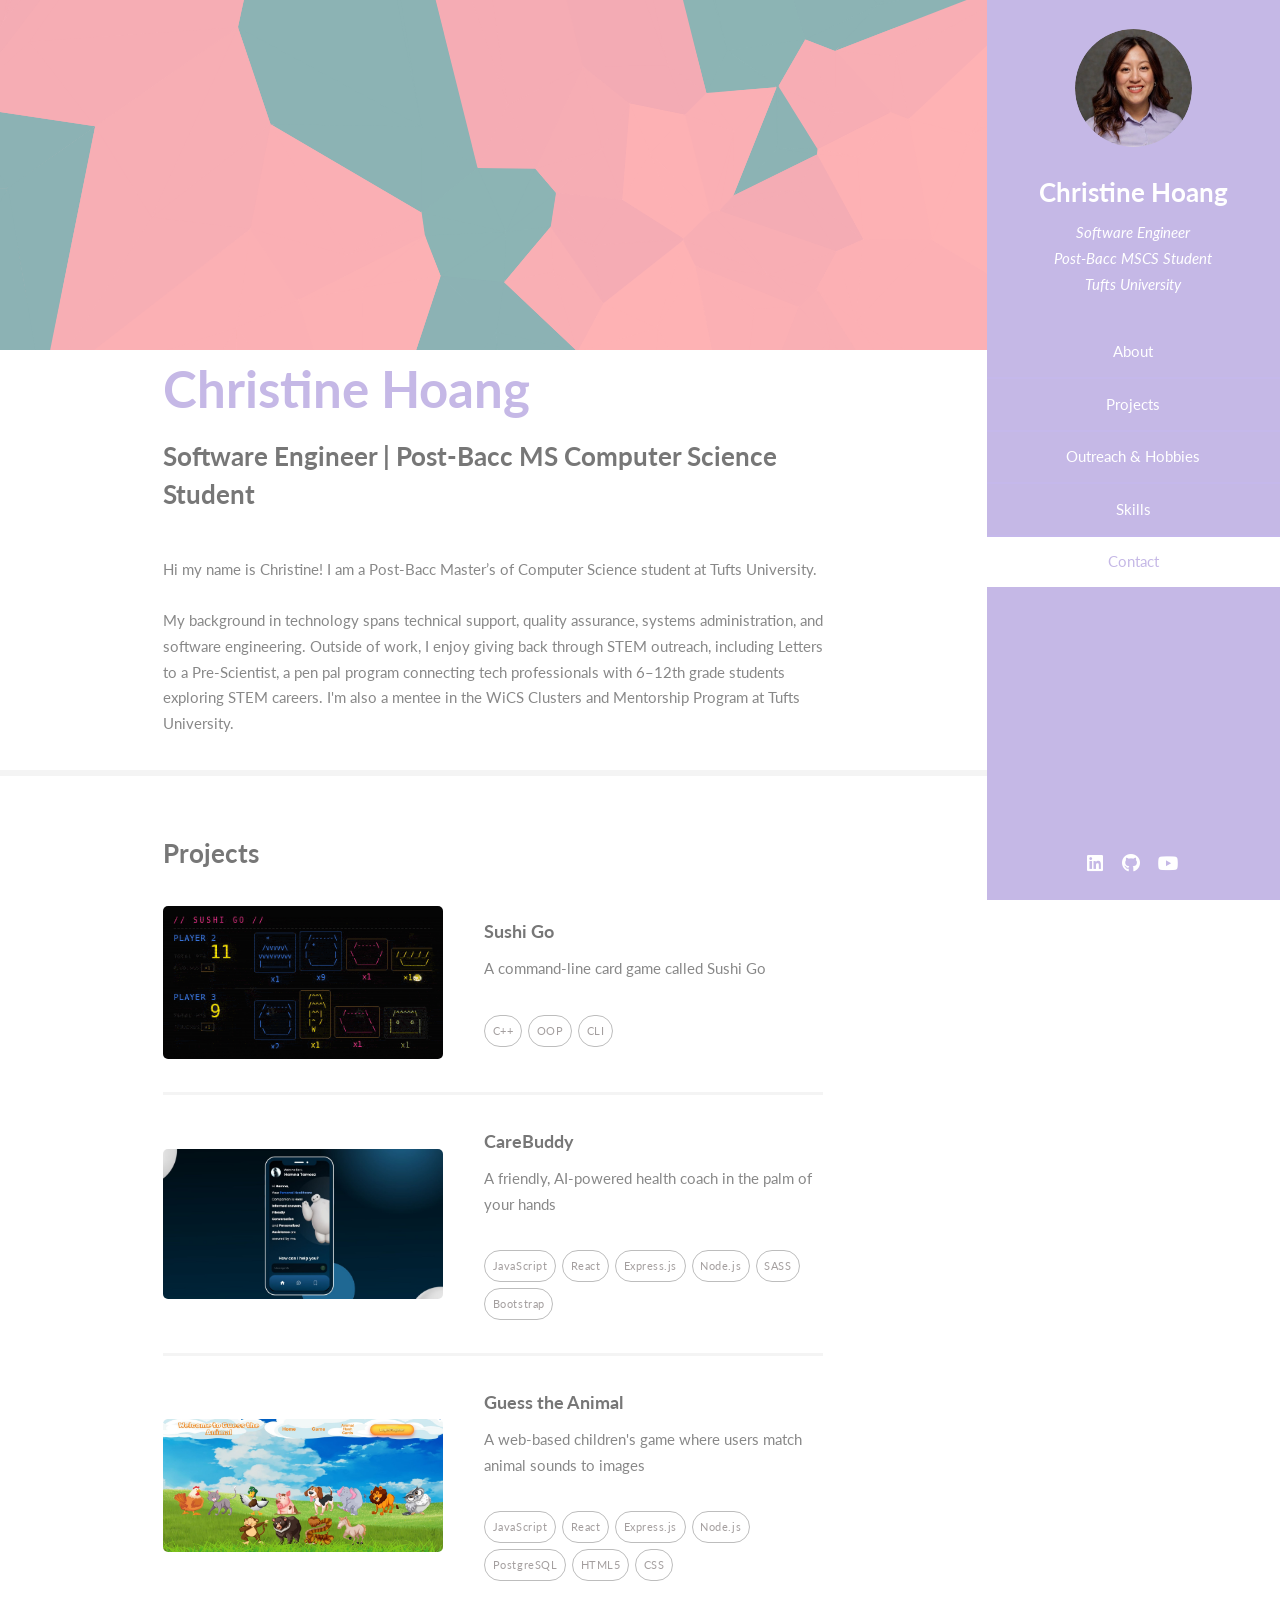
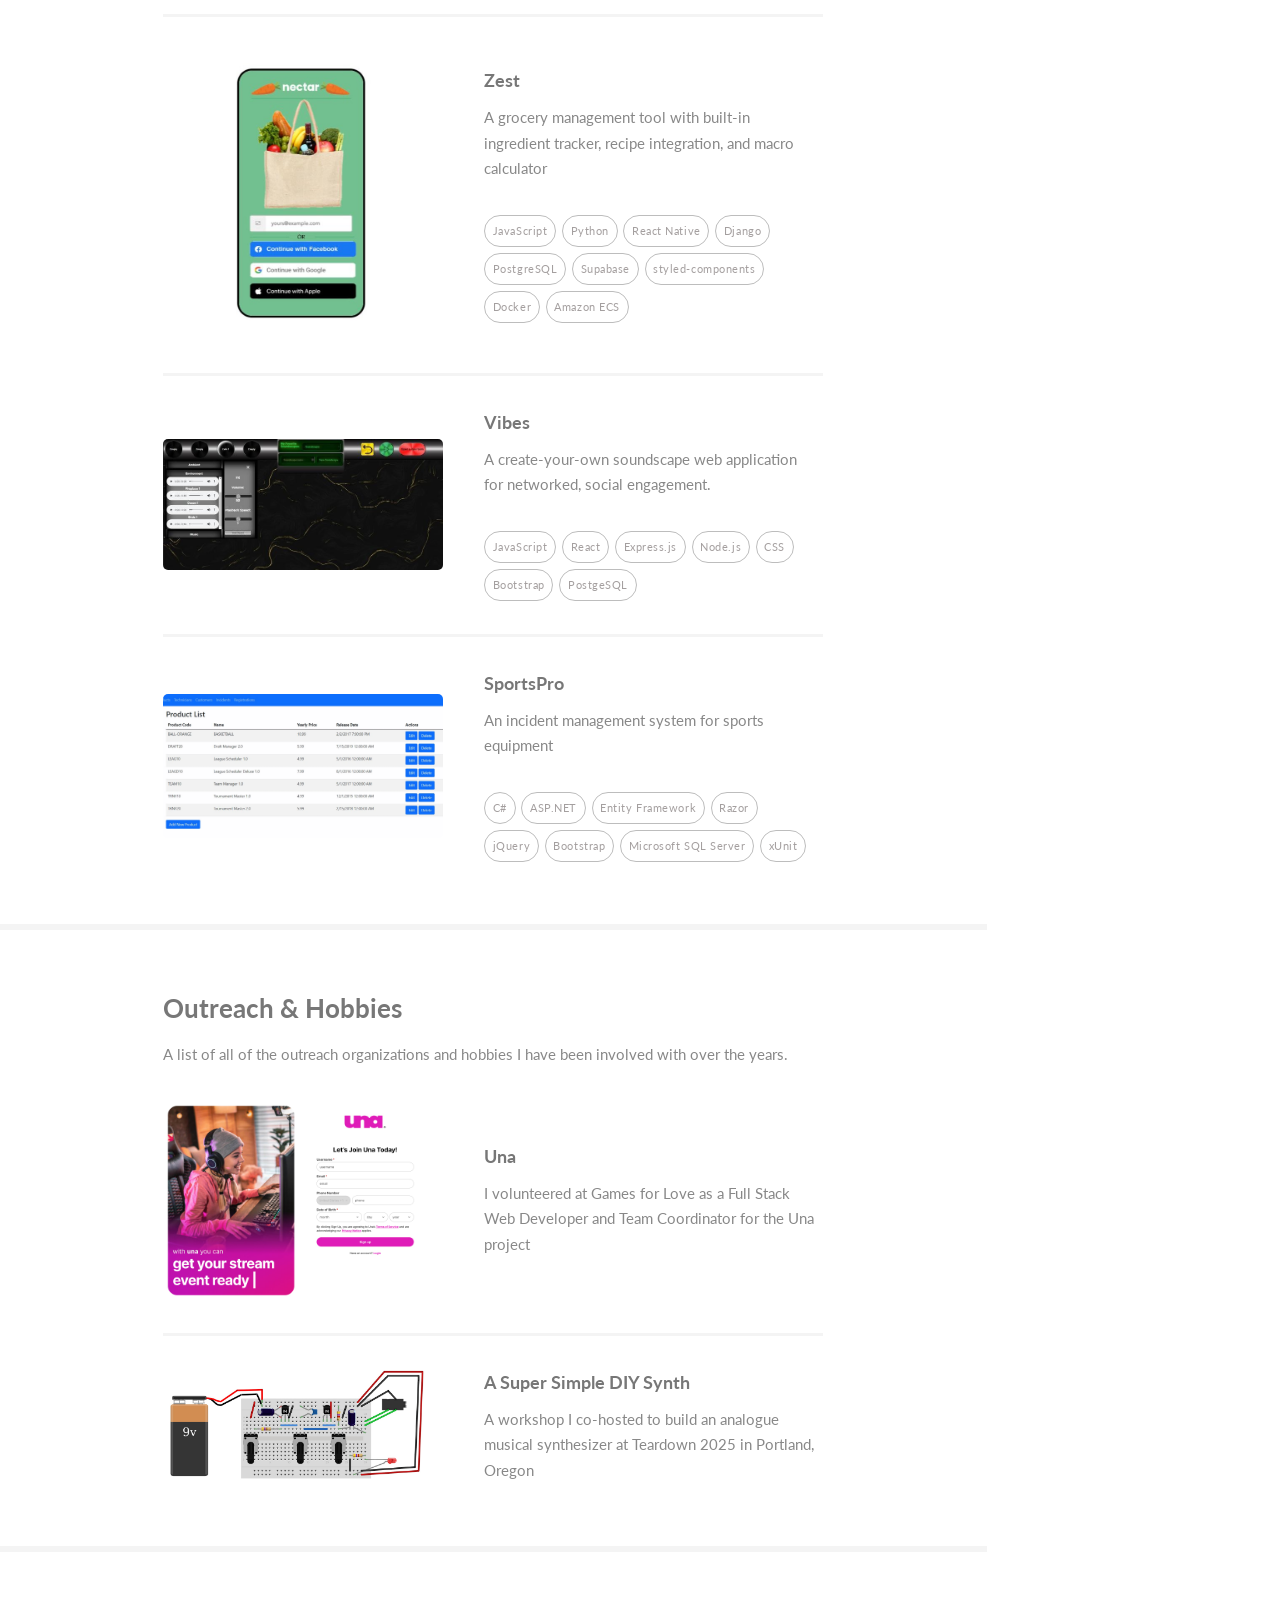
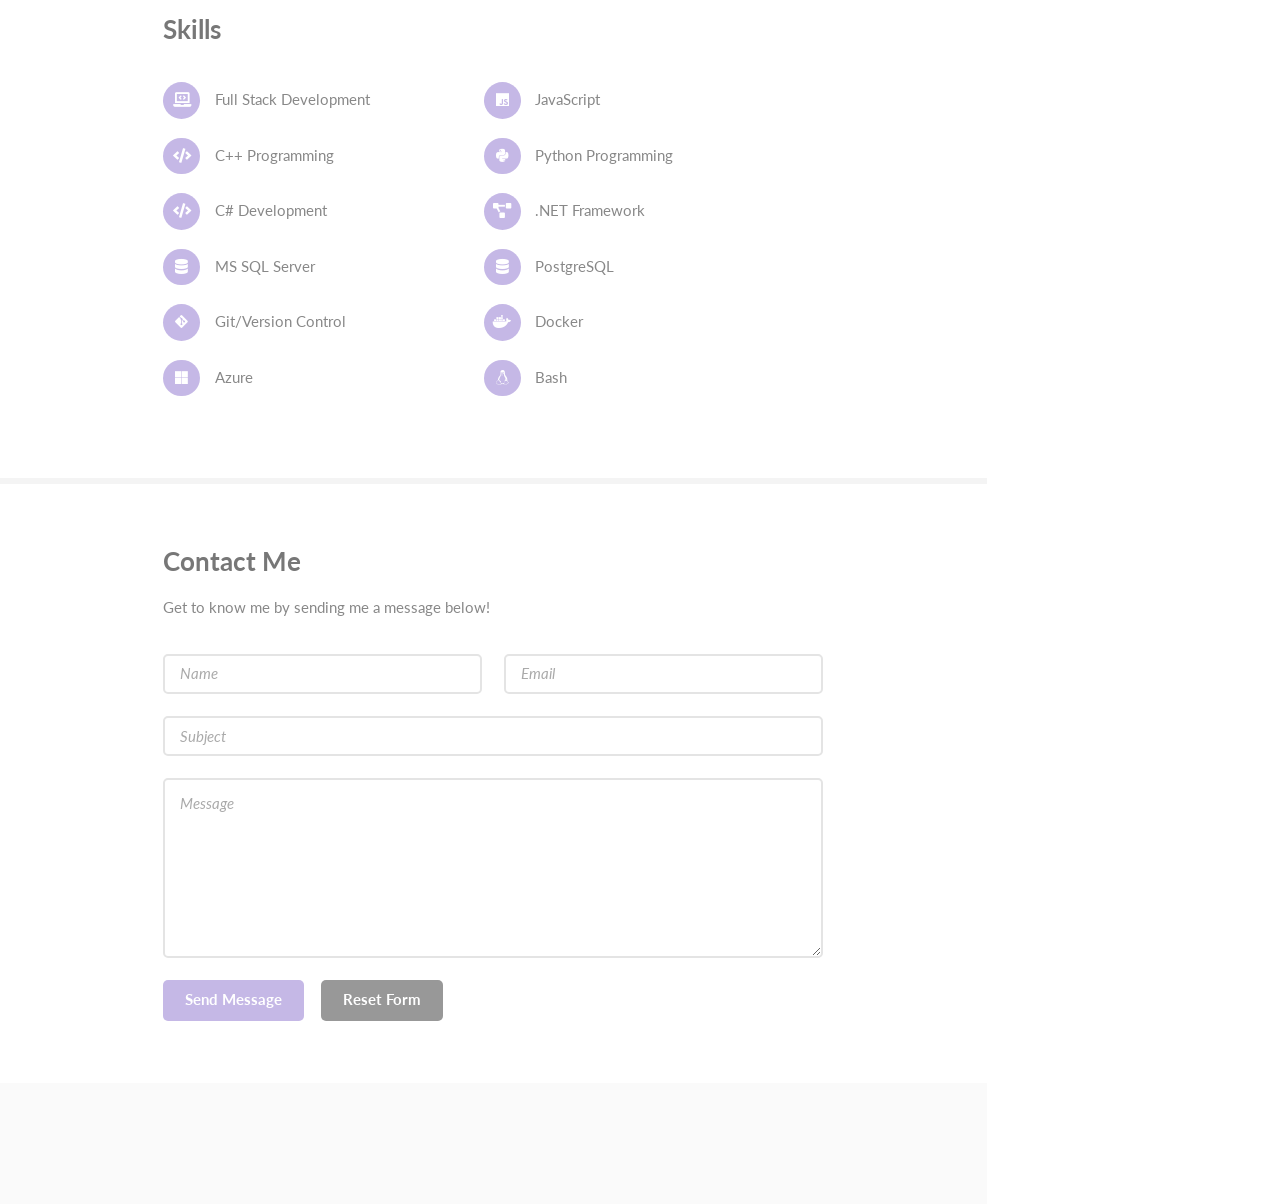
<file: index.html>
<!DOCTYPE HTML>
<html>
	<head>
		<title>Christine Hoang | Software Engineer</title>
		<meta charset="utf-8" />
		<meta name="viewport" content="width=device-width, initial-scale=1, user-scalable=no" />
		<link rel="stylesheet" href="assets/css/main.css" />
	</head>
	<body class="is-preload">

		<!-- Header -->
			<section id="header">
				<header>
					<span class="image avatar"><img src="images/me.jpg" alt="" /></span>
					<h1 id="logo"><a href="#">Christine Hoang</a></h1>
					<p>Software Engineer <br />
					Post-Bacc MSCS Student <br />
					Tufts University
					</p>
				</header>
				<nav id="nav">
					<ul>
						<li><a href="#one" class="active">About</a></li>
						<li><a href="#two">Projects</a></li>
						<li><a href="#three">Outreach & Hobbies</a></li>
						<li><a href="#four">Skills</a></li>
						<!-- <li><a href="#five">CV</a></li> -->
						<li><a href="#six">Contact</a></li>
					</ul>
				</nav>
				<footer>
					<ul class="icons">
						<li><a href="https://www.linkedin.com/in/christine-hoang-profile/" class="icon brands fa-linkedin"><span class="label">LinkedIn</span></a></li>
						<li><a href="https://github.com/XINEXPORT" class="icon brands fa-github"><span class="label">Github</span></a></li>
						<li><a href="https://youtube.com/@planetxine?si=lalG8kCW1CQJXJ1w" class="icon brands fa-youtube"><span class="label">YouTube</span></a></li>
					</ul>
				</footer>
			</section>

		<!-- Wrapper -->
			<div id="wrapper">

				<!-- Main -->
					<div id="main">

						<!-- One -->
							<!-- <section id="one"> -->
								<div class = "voronoi-banner">
									<canvas id = "voronoi-canvas"></canvas>
								</div>

								<div class="container">
									<header class="major">
										<h2>Christine Hoang</h2>
										<p>Software Engineer | Post-Bacc MS Computer Science Student<br />
										</p>
									</header>
									<p>Hi my name is Christine! I am a Post-Bacc Master’s of Computer Science student at Tufts University. </br> </br>

									My background in technology spans technical support, quality assurance, systems administration, and software engineering. Outside of work, I enjoy giving back through STEM outreach, including Letters to a Pre-Scientist, a pen pal program connecting tech professionals with 6–12th grade students exploring STEM careers. I'm also a mentee in the WiCS Clusters and Mentorship Program at Tufts University.</p>
								</div>
							</section>

						<!-- Two -->
							<section id="two">
								<div class="container">
									<h3>Projects</h3>
									<p></p>
									<div class="features">
										<!-- <article>
											<a href="#" class="image"><img src="images/carebuddy.jpg" alt="CareBuddy phone application" /></a>
											<div class="inner">
												<h4>Gerp</h4>
												<p>A search engine that can match regular expressions through text files</p>
											</div>
										</article>
										<article>
											<a href="#" class="image"><img src="images/carebuddy.jpg" alt="CareBuddy phone application" /></a>
											<div class="inner">
												<h4>Typewriter</h4>
												<p>A text editor that can be launch from the command line</p>
											</div>
										</article> -->
										<article>
											<a href="#" class="image"><img src="images/sushigo.gif" alt="CareBuddy phone application" /></a>
											<div class="inner">
												<h4>Sushi Go</h4>
												<p>A command-line card game called Sushi Go</p>
												<ul class="tech-pills">
													<li>C++</li>
													<li>OOP</li>
													<li>CLI</li>
											</div>
										</article>
										<article>
											<a href="#" class="image"><img src="images/carebuddy.jpg" alt="CareBuddy phone application" /></a>
											<div class="inner">
												<h4>CareBuddy</h4>
												<p>A friendly, AI-powered health coach in the palm of your hands</p>
												<ul class="tech-pills">
													<li>JavaScript</li>
													<li>React</li>
													<li>Express.js</li>
													<li>Node.js</li>
													<li>SASS</li>
													<li>Bootstrap</li>
											</div>
										</article>
										<article>
											<a href="#" class="image"><img src="images/guesstheanimal.jpg" alt="Guess the Animal landing page" /></a>
											<div class="inner">
												<h4>Guess the Animal</h4>
												<p>A web-based children's game where users match animal sounds to images</p>
												<ul class="tech-pills">
													<li>JavaScript</li>
													<li>React</li>
													<li>Express.js</li>
													<li>Node.js</li>
													<li>PostgreSQL</li>
													<li>HTML5</li>
													<li>CSS</li>
											</div>
										</article>
										<article>
											<a href="#" class="image"><img src="images/zest.jpg" alt="Zest sign in page" /></a>
											<div class="inner">
												<h4>Zest</h4>
												<p>A grocery management tool with built-in ingredient tracker, recipe integration, and macro calculator</p>
												<ul class="tech-pills">
													<li>JavaScript</li>
													<li>Python</li>
													<li>React Native</li>
													<li>Django</li>
													<li>PostgreSQL</li>
													<li>Supabase</li>
													<li>styled-components</li>
													<li>Docker</li>
													<li>Amazon ECS</li>
											</div>
										</article>
										<article>
											<a href="#" class="image"><img src="images/vibes.jpg" alt="Vibes landing page" /></a>
											<div class="inner">
												<h4>Vibes</h4>
												<p>A create-your-own soundscape web application for networked, social engagement.</p>
												<ul class="tech-pills">
													<li>JavaScript</li>
													<li>React</li>
													<li>Express.js</li>
													<li>Node.js</li>
													<li>CSS</li>
													<li>Bootstrap</li>
													<li>PostgeSQL</li>
											</div>
										</article>
										<article>
											<a href="#" class="image"><img src="images/sportspro.png" alt="Sports Pro landing page" /></a>
											<div class="inner">
												<h4>SportsPro</h4>
												<p> An incident management system for sports equipment</p>
												<ul class="tech-pills">
												<li>C#</li>
												<li>ASP.NET</li>
												<li>Entity Framework</li>
												<li>Razor</li>
												<li>jQuery</li>
												<li>Bootstrap</li>
												<li>Microsoft SQL Server</li>
												<li>xUnit</li>
											</div>
										</article>
									</div>
								</div>
							</section>

						<!-- Three -->
						 <section id="three">
							<div class="container">
								<h3>Outreach & Hobbies</h3>
								<p>A list of all of the outreach organizations and hobbies I have been involved with over the years.</p>
								<div class="features">
									<article>
										<a href="#" class="image"><img src="images/una.jpg" alt="Drawing of a synthesizer" /></a>
										<div class="inner">
											<h4>Una</h4>
											<p>I volunteered at Games for Love as a Full Stack Web Developer and Team Coordinator for the Una project</p>
										</div>
									</article>
									<article>
										<a href="#" class="image"><img src="images/synth.jpg" alt="Drawing of a synthesizer" /></a>
										<div class="inner">
											<h4>A Super Simple DIY Synth</h4>
											<p>A workshop I co-hosted to build an analogue musical synthesizer at Teardown 2025 in Portland, Oregon</p>
										</div>
									</article>
								</div>
							</div>
						 </section>

						<!-- Four -->
							<section id="four">
								<div class="container">
									<h3>Skills</h3>
									<p></p>
									<ul class="feature-icons">
										<li class="icon solid fa-laptop-code">Full Stack Development</li>
										<li class="icon brands fa-js">JavaScript</li>
										<li class="icon solid fa-code">C++ Programming</li>
										<li class="icon brands fa-python">Python Programming</li>
										<li class="icon solid fa-code">C# Development</li>
										<li class="icon solid fa-project-diagram">.NET Framework</li>
										<li class="icon solid fa-database">MS SQL Server</li>
										<li class="icon solid fa-database">PostgreSQL</li>
										<li class="icon brands fa-git-alt">Git/Version Control</li>
										<li class="icon brands fa-docker">Docker</li>
										<li class="icon brands fa-microsoft">Azure</li>
										<li class="icon brands fa-linux">Bash</li>
									</ul>
								</div>
							</section>

						<!-- Five -->
							<!-- <section id="five">
								<div class="container">
									<h3>CV</h3>
									<p></p>
									<ul class="feature-icons">
									</ul>
								</div>
							</section> -->

						<!-- Six -->
							<section id="six">
								<div class="container">
									<h3>Contact Me</h3>
									<p>Get to know me by sending me a message below!</p>
									<form method="post" action="#">
										<div class="row gtr-uniform">
											<div class="col-6 col-12-xsmall"><input type="text" name="name" id="name" placeholder="Name" /></div>
											<div class="col-6 col-12-xsmall"><input type="email" name="email" id="email" placeholder="Email" /></div>
											<div class="col-12"><input type="text" name="subject" id="subject" placeholder="Subject" /></div>
											<div class="col-12"><textarea name="message" id="message" placeholder="Message" rows="6"></textarea></div>
											<div class="col-12">
												<ul class="actions">
													<li><input type="submit" class="primary" value="Send Message" /></li>
													<li><input type="reset" value="Reset Form" /></li>
												</ul>
											</div>
										</div>
									</form>
								</div>
							</section>
					</div>

				<!-- Footer -->
					<section id="footer">
						<div class="container">
							<ul class="copyright">
								<!--<li>&copy; Untitled. All rights reserved.</li><li>Design: <a href="http://html5up.net">HTML5 UP</a></li> -->
							</ul>
						</div>
					</section>

			</div>

		<!-- Scripts -->
			<script src="assets/js/jquery.min.js"></script>
			<script src="assets/js/jquery.scrollex.min.js"></script>
			<script src="assets/js/jquery.scrolly.min.js"></script>
			<script src="assets/js/browser.min.js"></script>
			<script src="assets/js/breakpoints.min.js"></script>
			<script src="assets/js/util.js"></script>
			<script src="assets/js/main.js"></script>
			<script src="assets/js/voronoi.js"></script>

	</body>
</html>
</file>
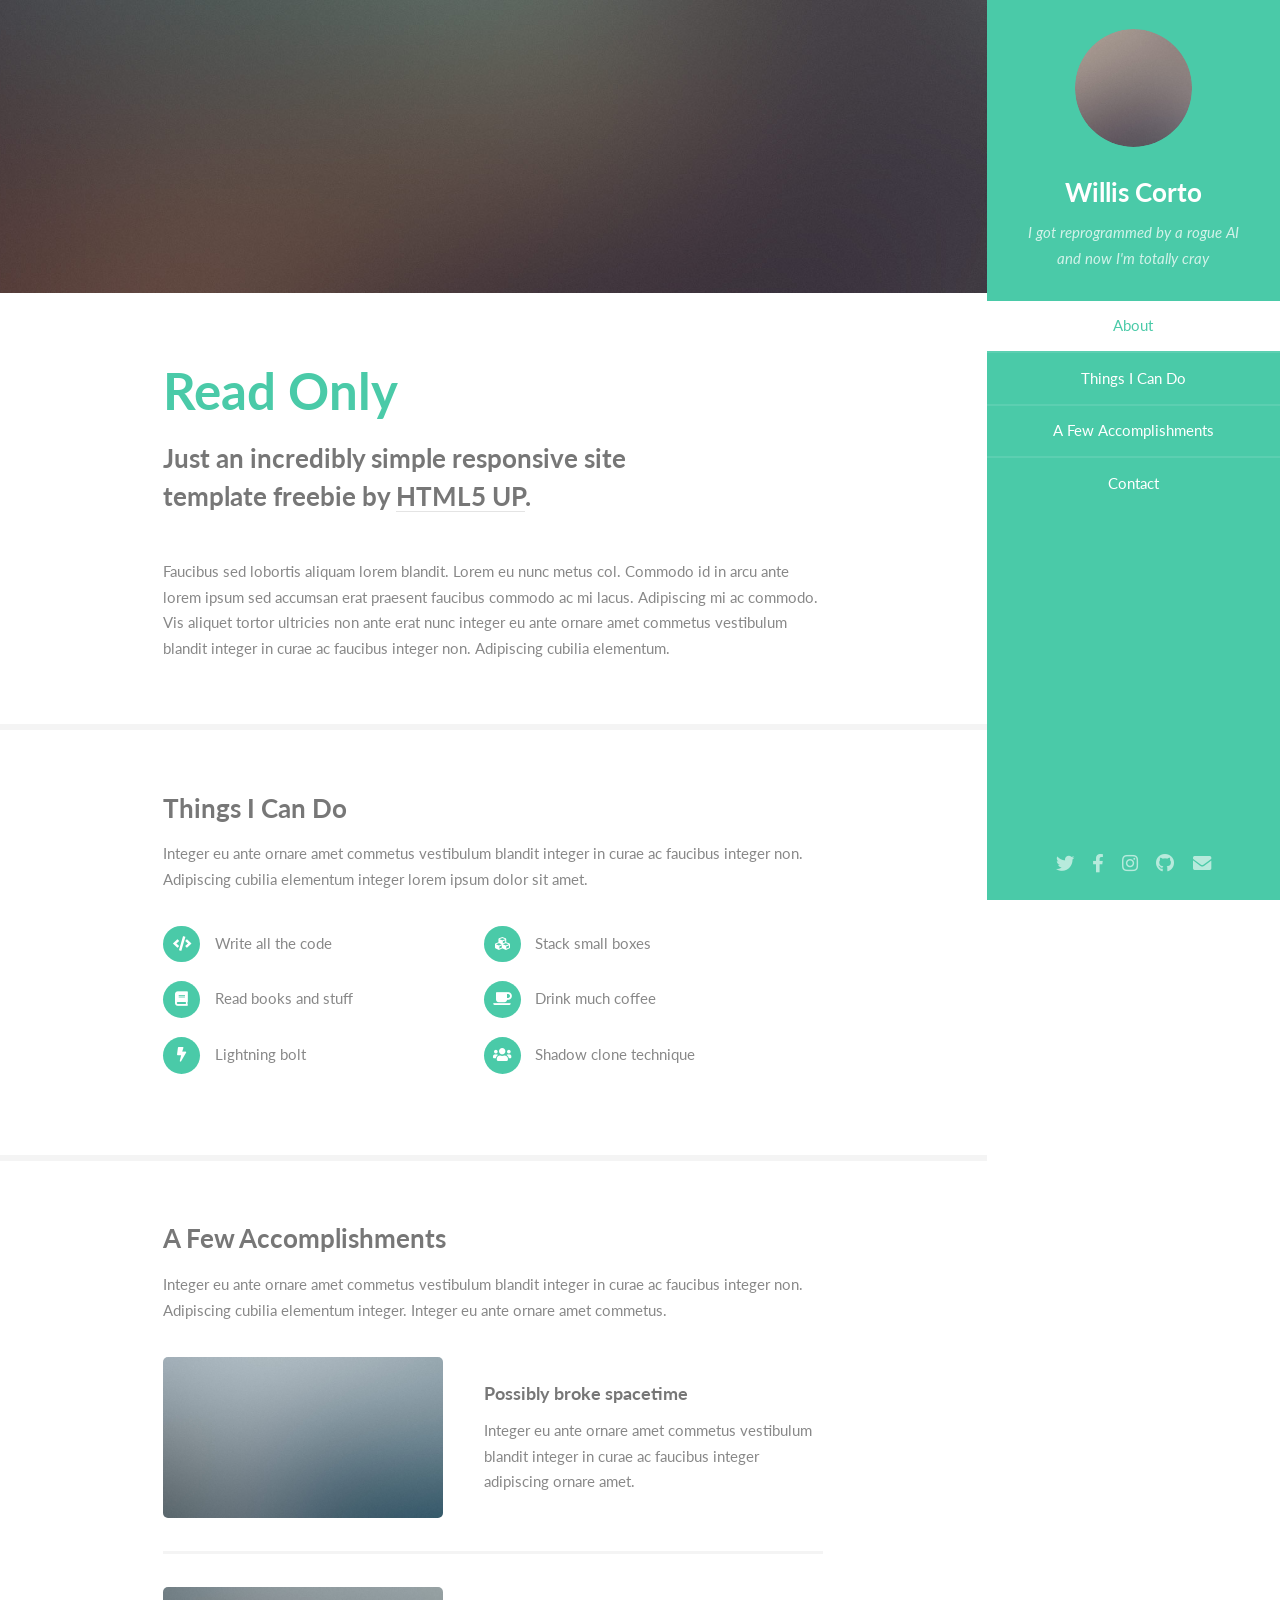
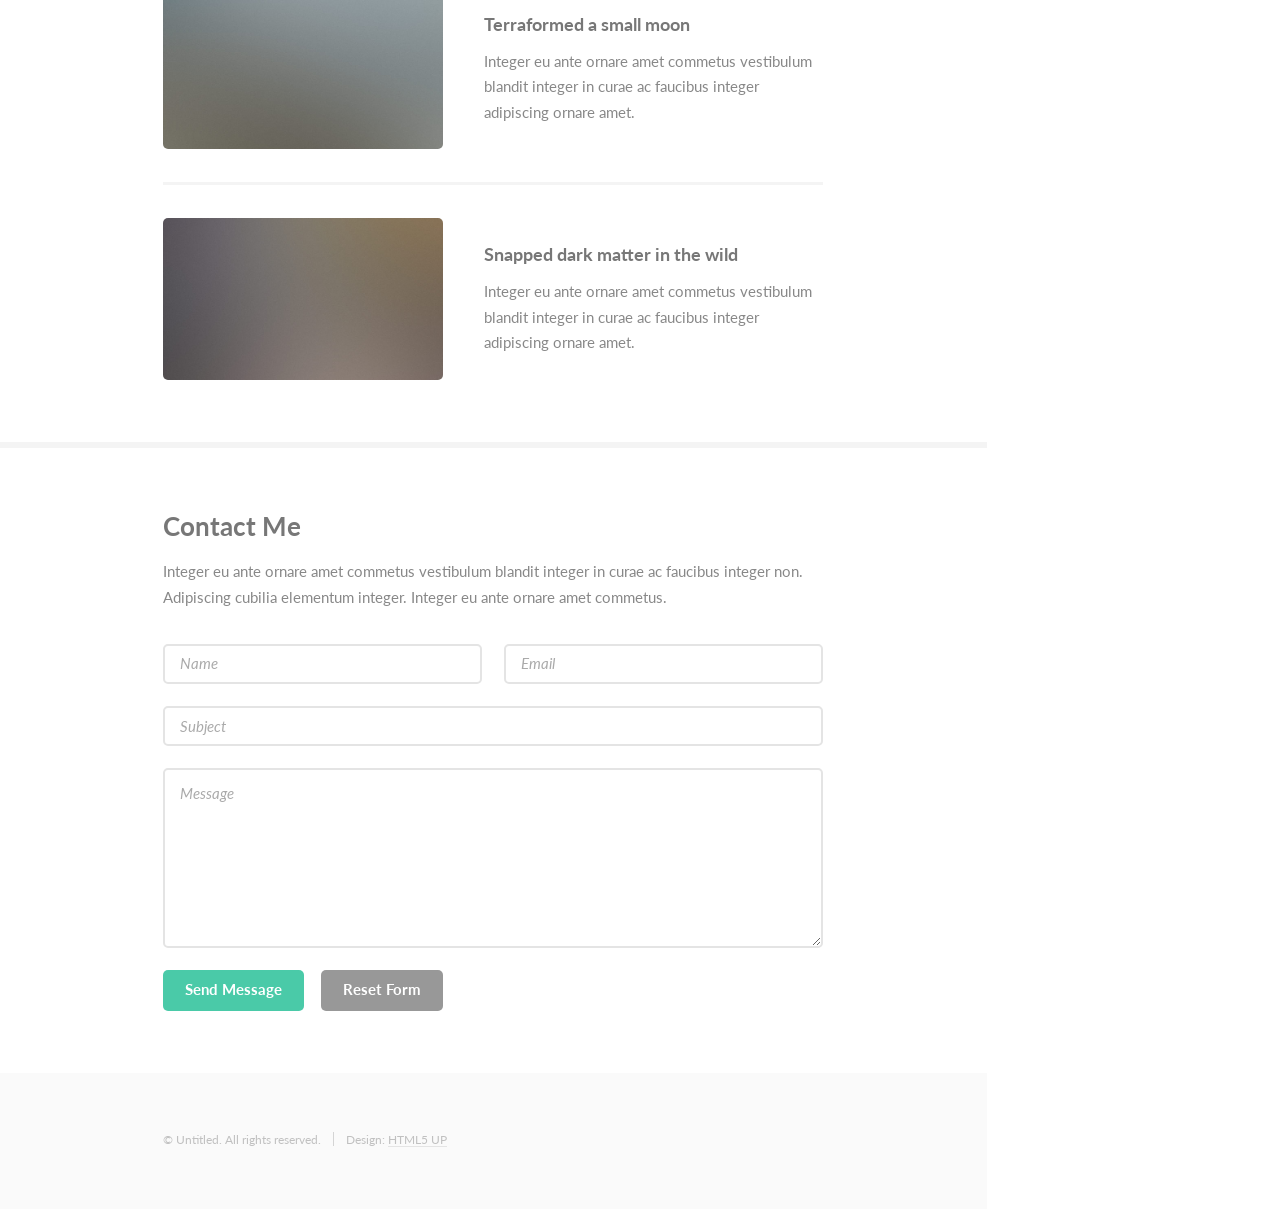
<file: images/html5up-read-only/index.html>
<!DOCTYPE HTML>
<!--
	Read Only by HTML5 UP
	html5up.net | @ajlkn
	Free for personal and commercial use under the CCA 3.0 license (html5up.net/license)
-->
<html>
	<head>
		<title>Read Only by HTML5 UP</title>
		<meta charset="utf-8" />
		<meta name="viewport" content="width=device-width, initial-scale=1, user-scalable=no" />
		<link rel="stylesheet" href="assets/css/main.css" />
	</head>
	<body class="is-preload">

		<!-- Header -->
			<section id="header">
				<header>
					<span class="image avatar"><img src="images/avatar.jpg" alt="" /></span>
					<h1 id="logo"><a href="#">Willis Corto</a></h1>
					<p>I got reprogrammed by a rogue AI<br />
					and now I'm totally cray</p>
				</header>
				<nav id="nav">
					<ul>
						<li><a href="#one" class="active">About</a></li>
						<li><a href="#two">Things I Can Do</a></li>
						<li><a href="#three">A Few Accomplishments</a></li>
						<li><a href="#four">Contact</a></li>
					</ul>
				</nav>
				<footer>
					<ul class="icons">
						<li><a href="#" class="icon brands fa-twitter"><span class="label">Twitter</span></a></li>
						<li><a href="#" class="icon brands fa-facebook-f"><span class="label">Facebook</span></a></li>
						<li><a href="#" class="icon brands fa-instagram"><span class="label">Instagram</span></a></li>
						<li><a href="#" class="icon brands fa-github"><span class="label">Github</span></a></li>
						<li><a href="#" class="icon solid fa-envelope"><span class="label">Email</span></a></li>
					</ul>
				</footer>
			</section>

		<!-- Wrapper -->
			<div id="wrapper">

				<!-- Main -->
					<div id="main">

						<!-- One -->
							<section id="one">
								<div class="image main" data-position="center">
									<img src="images/banner.jpg" alt="" />
								</div>
								<div class="container">
									<header class="major">
										<h2>Read Only</h2>
										<p>Just an incredibly simple responsive site<br />
										template freebie by <a href="http://html5up.net">HTML5 UP</a>.</p>
									</header>
									<p>Faucibus sed lobortis aliquam lorem blandit. Lorem eu nunc metus col. Commodo id in arcu ante lorem ipsum sed accumsan erat praesent faucibus commodo ac mi lacus. Adipiscing mi ac commodo. Vis aliquet tortor ultricies non ante erat nunc integer eu ante ornare amet commetus vestibulum blandit integer in curae ac faucibus integer non. Adipiscing cubilia elementum.</p>
								</div>
							</section>

						<!-- Two -->
							<section id="two">
								<div class="container">
									<h3>Things I Can Do</h3>
									<p>Integer eu ante ornare amet commetus vestibulum blandit integer in curae ac faucibus integer non. Adipiscing cubilia elementum integer lorem ipsum dolor sit amet.</p>
									<ul class="feature-icons">
										<li class="icon solid fa-code">Write all the code</li>
										<li class="icon solid fa-cubes">Stack small boxes</li>
										<li class="icon solid fa-book">Read books and stuff</li>
										<li class="icon solid fa-coffee">Drink much coffee</li>
										<li class="icon solid fa-bolt">Lightning bolt</li>
										<li class="icon solid fa-users">Shadow clone technique</li>
									</ul>
								</div>
							</section>

						<!-- Three -->
							<section id="three">
								<div class="container">
									<h3>A Few Accomplishments</h3>
									<p>Integer eu ante ornare amet commetus vestibulum blandit integer in curae ac faucibus integer non. Adipiscing cubilia elementum integer. Integer eu ante ornare amet commetus.</p>
									<div class="features">
										<article>
											<a href="#" class="image"><img src="images/pic01.jpg" alt="" /></a>
											<div class="inner">
												<h4>Possibly broke spacetime</h4>
												<p>Integer eu ante ornare amet commetus vestibulum blandit integer in curae ac faucibus integer adipiscing ornare amet.</p>
											</div>
										</article>
										<article>
											<a href="#" class="image"><img src="images/pic02.jpg" alt="" /></a>
											<div class="inner">
												<h4>Terraformed a small moon</h4>
												<p>Integer eu ante ornare amet commetus vestibulum blandit integer in curae ac faucibus integer adipiscing ornare amet.</p>
											</div>
										</article>
										<article>
											<a href="#" class="image"><img src="images/pic03.jpg" alt="" /></a>
											<div class="inner">
												<h4>Snapped dark matter in the wild</h4>
												<p>Integer eu ante ornare amet commetus vestibulum blandit integer in curae ac faucibus integer adipiscing ornare amet.</p>
											</div>
										</article>
									</div>
								</div>
							</section>

						<!-- Four -->
							<section id="four">
								<div class="container">
									<h3>Contact Me</h3>
									<p>Integer eu ante ornare amet commetus vestibulum blandit integer in curae ac faucibus integer non. Adipiscing cubilia elementum integer. Integer eu ante ornare amet commetus.</p>
									<form method="post" action="#">
										<div class="row gtr-uniform">
											<div class="col-6 col-12-xsmall"><input type="text" name="name" id="name" placeholder="Name" /></div>
											<div class="col-6 col-12-xsmall"><input type="email" name="email" id="email" placeholder="Email" /></div>
											<div class="col-12"><input type="text" name="subject" id="subject" placeholder="Subject" /></div>
											<div class="col-12"><textarea name="message" id="message" placeholder="Message" rows="6"></textarea></div>
											<div class="col-12">
												<ul class="actions">
													<li><input type="submit" class="primary" value="Send Message" /></li>
													<li><input type="reset" value="Reset Form" /></li>
												</ul>
											</div>
										</div>
									</form>
								</div>
							</section>

						<!-- Five -->
						<!--
							<section id="five">
								<div class="container">
									<h3>Elements</h3>

									<section>
										<h4>Text</h4>
										<p>This is <b>bold</b> and this is <strong>strong</strong>. This is <i>italic</i> and this is <em>emphasized</em>.
										This is <sup>superscript</sup> text and this is <sub>subscript</sub> text.
										This is <u>underlined</u> and this is code: <code>for (;;) { ... }</code>. Finally, <a href="#">this is a link</a>.</p>
										<hr />
										<header>
											<h4>Heading with a Subtitle</h4>
											<p>Lorem ipsum dolor sit amet nullam id egestas urna aliquam</p>
										</header>
										<p>Nunc lacinia ante nunc ac lobortis. Interdum adipiscing gravida odio porttitor sem non mi integer non faucibus ornare mi ut ante amet placerat aliquet. Volutpat eu sed ante lacinia sapien lorem accumsan varius montes viverra nibh in adipiscing blandit tempus accumsan.</p>
										<header>
											<h5>Heading with a Subtitle</h5>
											<p>Lorem ipsum dolor sit amet nullam id egestas urna aliquam</p>
										</header>
										<p>Nunc lacinia ante nunc ac lobortis. Interdum adipiscing gravida odio porttitor sem non mi integer non faucibus ornare mi ut ante amet placerat aliquet. Volutpat eu sed ante lacinia sapien lorem accumsan varius montes viverra nibh in adipiscing blandit tempus accumsan.</p>
										<hr />
										<h2>Heading Level 2</h2>
										<h3>Heading Level 3</h3>
										<h4>Heading Level 4</h4>
										<h5>Heading Level 5</h5>
										<h6>Heading Level 6</h6>
										<hr />
										<h5>Blockquote</h5>
										<blockquote>Fringilla nisl. Donec accumsan interdum nisi, quis tincidunt felis sagittis eget tempus euismod. Vestibulum ante ipsum primis in faucibus vestibulum. Blandit adipiscing eu felis iaculis volutpat ac adipiscing accumsan faucibus. Vestibulum ante ipsum primis in faucibus lorem ipsum dolor sit amet nullam adipiscing eu felis.</blockquote>
										<h5>Preformatted</h5>
										<pre><code>i = 0;

while (!deck.isInOrder()) {
    print 'Iteration ' + i;
    deck.shuffle();
    i++;
}

print 'It took ' + i + ' iterations to sort the deck.';</code></pre>
									</section>

									<section>
										<h4>Lists</h4>
										<div class="row">
											<div class="col-6 col-12-xsmall">
												<h5>Unordered</h5>
												<ul>
													<li>Dolor pulvinar etiam magna etiam.</li>
													<li>Sagittis adipiscing lorem eleifend.</li>
													<li>Felis enim feugiat dolore viverra.</li>
												</ul>
												<h5>Alternate</h5>
												<ul class="alt">
													<li>Dolor pulvinar etiam magna etiam.</li>
													<li>Sagittis adipiscing lorem eleifend.</li>
													<li>Felis enim feugiat dolore viverra.</li>
												</ul>
											</div>
											<div class="col-6 col-12-xsmall">
												<h5>Ordered</h5>
												<ol>
													<li>Dolor pulvinar etiam magna etiam.</li>
													<li>Etiam vel felis at lorem sed viverra.</li>
													<li>Felis enim feugiat dolore viverra.</li>
													<li>Dolor pulvinar etiam magna etiam.</li>
													<li>Etiam vel felis at lorem sed viverra.</li>
													<li>Felis enim feugiat dolore viverra.</li>
												</ol>
												<h5>Icons</h5>
												<ul class="icons">
													<li><a href="#" class="icon brands fa-twitter"><span class="label">Twitter</span></a></li>
													<li><a href="#" class="icon brands fa-facebook-f"><span class="label">Facebook</span></a></li>
													<li><a href="#" class="icon brands fa-instagram"><span class="label">Instagram</span></a></li>
													<li><a href="#" class="icon brands fa-github"><span class="label">Github</span></a></li>
													<li><a href="#" class="icon brands fa-dribbble"><span class="label">Dribbble</span></a></li>
													<li><a href="#" class="icon brands fa-tumblr"><span class="label">Tumblr</span></a></li>
												</ul>
											</div>
										</div>
										<h5>Actions</h5>
										<ul class="actions">
											<li><a href="#" class="button primary">Default</a></li>
											<li><a href="#" class="button">Default</a></li>
											<li><a href="#" class="button alt">Default</a></li>
										</ul>
										<ul class="actions small">
											<li><a href="#" class="button primary small">Small</a></li>
											<li><a href="#" class="button small">Small</a></li>
											<li><a href="#" class="button alt small">Small</a></li>
										</ul>
										<div class="row">
											<div class="col-3 col-6-medium col-12-xsmall">
												<ul class="actions stacked">
													<li><a href="#" class="button primary">Default</a></li>
													<li><a href="#" class="button">Default</a></li>
													<li><a href="#" class="button alt">Default</a></li>
												</ul>
											</div>
											<div class="col-3 col-6 col-12-xsmall">
												<ul class="actions stacked">
													<li><a href="#" class="button primary small">Small</a></li>
													<li><a href="#" class="button small">Small</a></li>
													<li><a href="#" class="button alt small">Small</a></li>
												</ul>
											</div>
											<div class="col-3 col-6-medium col-12-xsmall">
												<ul class="actions stacked">
													<li><a href="#" class="button primary fit">Default</a></li>
													<li><a href="#" class="button fit">Default</a></li>
													<li><a href="#" class="button alt fit">Default</a></li>
												</ul>
											</div>
											<div class="col-3 col-6-medium col-12-xsmall">
												<ul class="actions stacked">
													<li><a href="#" class="button primary small fit">Small</a></li>
													<li><a href="#" class="button small fit">Small</a></li>
													<li><a href="#" class="button alt small fit">Small</a></li>
												</ul>
											</div>
										</div>
									</section>

									<section>
										<h4>Table</h4>
										<h5>Default</h5>
										<div class="table-wrapper">
											<table>
												<thead>
													<tr>
														<th>Name</th>
														<th>Description</th>
														<th>Price</th>
													</tr>
												</thead>
												<tbody>
													<tr>
														<td>Item One</td>
														<td>Ante turpis integer aliquet porttitor.</td>
														<td>29.99</td>
													</tr>
													<tr>
														<td>Item Two</td>
														<td>Vis ac commodo adipiscing arcu aliquet.</td>
														<td>19.99</td>
													</tr>
													<tr>
														<td>Item Three</td>
														<td> Morbi faucibus arcu accumsan lorem.</td>
														<td>29.99</td>
													</tr>
													<tr>
														<td>Item Four</td>
														<td>Vitae integer tempus condimentum.</td>
														<td>19.99</td>
													</tr>
													<tr>
														<td>Item Five</td>
														<td>Ante turpis integer aliquet porttitor.</td>
														<td>29.99</td>
													</tr>
												</tbody>
												<tfoot>
													<tr>
														<td colspan="2"></td>
														<td>100.00</td>
													</tr>
												</tfoot>
											</table>
										</div>

										<h5>Alternate</h5>
										<div class="table-wrapper">
											<table class="alt">
												<thead>
													<tr>
														<th>Name</th>
														<th>Description</th>
														<th>Price</th>
													</tr>
												</thead>
												<tbody>
													<tr>
														<td>Item One</td>
														<td>Ante turpis integer aliquet porttitor.</td>
														<td>29.99</td>
													</tr>
													<tr>
														<td>Item Two</td>
														<td>Vis ac commodo adipiscing arcu aliquet.</td>
														<td>19.99</td>
													</tr>
													<tr>
														<td>Item Three</td>
														<td> Morbi faucibus arcu accumsan lorem.</td>
														<td>29.99</td>
													</tr>
													<tr>
														<td>Item Four</td>
														<td>Vitae integer tempus condimentum.</td>
														<td>19.99</td>
													</tr>
													<tr>
														<td>Item Five</td>
														<td>Ante turpis integer aliquet porttitor.</td>
														<td>29.99</td>
													</tr>
												</tbody>
												<tfoot>
													<tr>
														<td colspan="2"></td>
														<td>100.00</td>
													</tr>
												</tfoot>
											</table>
										</div>
									</section>

									<section>
										<h4>Buttons</h4>
										<ul class="actions">
											<li><a href="#" class="button primary">Primary</a></li>
											<li><a href="#" class="button">Default</a></li>
											<li><a href="#" class="button alt">Alternate</a></li>
										</ul>
										<ul class="actions">
											<li><a href="#" class="button primary large">Large</a></li>
											<li><a href="#" class="button">Default</a></li>
											<li><a href="#" class="button alt small">Small</a></li>
										</ul>
										<ul class="actions fit">
											<li><a href="#" class="button primary fit">Fit</a></li>
											<li><a href="#" class="button fit">Fit</a></li>
											<li><a href="#" class="button alt fit">Fit</a></li>
										</ul>
										<ul class="actions fit small">
											<li><a href="#" class="button primary fit small">Fit + Small</a></li>
											<li><a href="#" class="button fit small">Fit + Small</a></li>
											<li><a href="#" class="button alt fit small">Fit + Small</a></li>
										</ul>
										<ul class="actions">
											<li><a href="#" class="button primary icon solid fa-download">Icon</a></li>
											<li><a href="#" class="button icon solid fa-download">Icon</a></li>
											<li><a href="#" class="button alt icon solid fa-check">Icon</a></li>
										</ul>
										<ul class="actions">
											<li><span class="button primary disabled">Primary</span></li>
											<li><span class="button disabled">Default</span></li>
											<li><span class="button alt disabled">Alternate</span></li>
										</ul>
									</section>

									<section>
										<h4>Form</h4>
										<form method="post" action="#">
											<div class="row gtr-uniform">
												<div class="col-6 col-12-xsmall">
													<input type="text" name="demo-name" id="demo-name" value="" placeholder="Name" />
												</div>
												<div class="col-6 col-12-xsmall">
													<input type="email" name="demo-email" id="demo-email" value="" placeholder="Email" />
												</div>
												<div class="col-12">
													<select name="demo-category" id="demo-category">
														<option value="">- Category -</option>
														<option value="1">Manufacturing</option>
														<option value="1">Shipping</option>
														<option value="1">Administration</option>
														<option value="1">Human Resources</option>
													</select>
												</div>
												<div class="col-4 col-12-medium">
													<input type="radio" id="demo-priority-low" name="demo-priority" checked>
													<label for="demo-priority-low">Low Priority</label>
												</div>
												<div class="col-4 col-12-medium">
													<input type="radio" id="demo-priority-normal" name="demo-priority">
													<label for="demo-priority-normal">Normal Priority</label>
												</div>
												<div class="col-4 col-12-medium">
													<input type="radio" id="demo-priority-high" name="demo-priority">
													<label for="demo-priority-high">High Priority</label>
												</div>
												<div class="col-6 col-12-medium">
													<input type="checkbox" id="demo-copy" name="demo-copy">
													<label for="demo-copy">Email me a copy of this message</label>
												</div>
												<div class="col-6 col-12-medium">
													<input type="checkbox" id="demo-human" name="demo-human" checked>
													<label for="demo-human">I am a human and not a robot</label>
												</div>
												<div class="col-12">
													<textarea name="demo-message" id="demo-message" placeholder="Enter your message" rows="6"></textarea>
												</div>
												<div class="col-12">
													<ul class="actions">
														<li><input type="submit" value="Send Message" /></li>
														<li><input type="reset" value="Reset" class="alt" /></li>
													</ul>
												</div>
											</div>
										</form>
									</section>

									<section>
										<h4>Image</h4>
										<h5>Fit</h5>
										<span class="image fit"><img src="images/banner.jpg" alt="" /></span>
										<div class="box alt">
											<div class="row gtr-50 gtr-uniform">
												<div class="col-4"><span class="image fit"><img src="images/pic01.jpg" alt="" /></span></div>
												<div class="col-4"><span class="image fit"><img src="images/pic02.jpg" alt="" /></span></div>
												<div class="col-4"><span class="image fit"><img src="images/pic03.jpg" alt="" /></span></div>
												<div class="col-4"><span class="image fit"><img src="images/pic02.jpg" alt="" /></span></div>
												<div class="col-4"><span class="image fit"><img src="images/pic03.jpg" alt="" /></span></div>
												<div class="col-4"><span class="image fit"><img src="images/pic01.jpg" alt="" /></span></div>
												<div class="col-4"><span class="image fit"><img src="images/pic03.jpg" alt="" /></span></div>
												<div class="col-4"><span class="image fit"><img src="images/pic01.jpg" alt="" /></span></div>
												<div class="col-4"><span class="image fit"><img src="images/pic02.jpg" alt="" /></span></div>
											</div>
										</div>
										<h5>Left &amp; Right</h5>
										<p><span class="image left"><img src="images/avatar.jpg" alt="" /></span>Fringilla nisl. Donec accumsan interdum nisi, quis tincidunt felis sagittis eget. tempus euismod. Vestibulum ante ipsum primis in faucibus vestibulum. Blandit adipiscing eu felis iaculis volutpat ac adipiscing accumsan eu faucibus. Integer ac pellentesque praesent tincidunt felis sagittis eget. tempus euismod. Vestibulum ante ipsum primis in faucibus vestibulum. Blandit adipiscing eu felis iaculis volutpat ac adipiscing accumsan eu faucibus. Integer ac pellentesque praesent. Donec accumsan interdum nisi, quis tincidunt felis sagittis eget. tempus euismod. Vestibulum ante ipsum primis in faucibus vestibulum. Blandit adipiscing eu felis iaculis volutpat ac adipiscing accumsan eu faucibus. Integer ac pellentesque praesent tincidunt felis sagittis eget. tempus euismod. Vestibulum ante ipsum primis in faucibus vestibulum. Blandit adipiscing eu felis iaculis volutpat ac adipiscing accumsan eu faucibus. Integer ac pellentesque praesent.</p>
										<p><span class="image right"><img src="images/avatar.jpg" alt="" /></span>Fringilla nisl. Donec accumsan interdum nisi, quis tincidunt felis sagittis eget. tempus euismod. Vestibulum ante ipsum primis in faucibus vestibulum. Blandit adipiscing eu felis iaculis volutpat ac adipiscing accumsan eu faucibus. Integer ac pellentesque praesent tincidunt felis sagittis eget. tempus euismod. Vestibulum ante ipsum primis in faucibus vestibulum. Blandit adipiscing eu felis iaculis volutpat ac adipiscing accumsan eu faucibus. Integer ac pellentesque praesent. Donec accumsan interdum nisi, quis tincidunt felis sagittis eget. tempus euismod. Vestibulum ante ipsum primis in faucibus vestibulum. Blandit adipiscing eu felis iaculis volutpat ac adipiscing accumsan eu faucibus. Integer ac pellentesque praesent tincidunt felis sagittis eget. tempus euismod. Vestibulum ante ipsum primis in faucibus vestibulum. Blandit adipiscing eu felis iaculis volutpat ac adipiscing accumsan eu faucibus. Integer ac pellentesque praesent.</p>
									</section>

								</div>
							</section>
						-->

					</div>

				<!-- Footer -->
					<section id="footer">
						<div class="container">
							<ul class="copyright">
								<li>&copy; Untitled. All rights reserved.</li><li>Design: <a href="http://html5up.net">HTML5 UP</a></li>
							</ul>
						</div>
					</section>

			</div>

		<!-- Scripts -->
			<script src="assets/js/jquery.min.js"></script>
			<script src="assets/js/jquery.scrollex.min.js"></script>
			<script src="assets/js/jquery.scrolly.min.js"></script>
			<script src="assets/js/browser.min.js"></script>
			<script src="assets/js/breakpoints.min.js"></script>
			<script src="assets/js/util.js"></script>
			<script src="assets/js/main.js"></script>

	</body>
</html>
</file>
<file: assets/css/main.css>
@import url("fontawesome-all.min.css");
@import url("https://fonts.googleapis.com/css?family=Lato:400,400italic,700,700italic|Source+Code+Pro:400");

/*
	Read Only by HTML5 UP
	html5up.net | @ajlkn
	Free for personal and commercial use under the CCA 3.0 license (html5up.net/license)
*/

html, body, div, span, applet, object,
iframe, h1, h2, h3, h4, h5, h6, p, blockquote,
pre, a, abbr, acronym, address, big, cite,
code, del, dfn, em, img, ins, kbd, q, s, samp,
small, strike, strong, sub, sup, tt, var, b,
u, i, center, dl, dt, dd, ol, ul, li, fieldset,
form, label, legend, table, caption, tbody,
tfoot, thead, tr, th, td, article, aside,
canvas, details, embed, figure, figcaption,
footer, header, hgroup, menu, nav, output, ruby,
section, summary, time, mark, audio, video {
	margin: 0;
	padding: 0;
	border: 0;
	font-size: 100%;
	font: inherit;
	vertical-align: baseline;}

article, aside, details, figcaption, figure,
footer, header, hgroup, menu, nav, section {
	display: block;}

body {
	line-height: 1;
}

ol, ul {
	list-style: none;
}

blockquote, q {
	quotes: none;
}

	blockquote:before, blockquote:after, q:before, q:after {
		content: '';
		content: none;
	}

table {
	border-collapse: collapse;
	border-spacing: 0;
}

body {
	-webkit-text-size-adjust: none;
}

mark {
	background-color: transparent;
	color: inherit;
}

input::-moz-focus-inner {
	border: 0;
	padding: 0;
}

input, select, textarea {
	-moz-appearance: none;
	-webkit-appearance: none;
	-ms-appearance: none;
	appearance: none;
}

/* Basic */

	html {
		box-sizing: border-box;
	}

	*, *:before, *:after {
		box-sizing: inherit;
	}

	body {
		background: #fff;
	}

		body.is-preload *, body.is-preload *:before, body.is-preload *:after {
			-moz-animation: none !important;
			-webkit-animation: none !important;
			-ms-animation: none !important;
			animation: none !important;
			-moz-transition: none !important;
			-webkit-transition: none !important;
			-ms-transition: none !important;
			transition: none !important;
		}

	body, input, select, textarea {
		color: #888;
		font-family: "Lato", sans-serif;
		font-size: 16pt;
		font-weight: 400;
		line-height: 1.75em;
	}

	a {
		-moz-transition: color 0.2s ease-in-out, border-color 0.2s ease-in-out;
		-webkit-transition: color 0.2s ease-in-out, border-color 0.2s ease-in-out;
		-ms-transition: color 0.2s ease-in-out, border-color 0.2s ease-in-out;
		transition: color 0.2s ease-in-out, border-color 0.2s ease-in-out;
		border-bottom: solid 1px #e4e4e4;
		color: inherit;
		text-decoration: none;
	}

		a:hover {
			border-bottom-color: transparent;
			color: #c5b8e6 !important;
		}

	strong, b {
		color: #777;
		font-weight: 700;
	}

	em, i {
		font-style: italic;
	}

	p {
		margin: 0 0 2.25em 0;
	}

	h1, h2, h3, h4, h5, h6 {
		color: #777;
		font-weight: 700;
		line-height: 1em;
		margin: 0 0 0.5625em 0;
	}

		h1 a, h2 a, h3 a, h4 a, h5 a, h6 a {
			border: 0;
			color: inherit;
			text-decoration: none;
		}

	h2 {
		font-size: 2em;
		line-height: 1.5em;
	}

	h3 {
		font-size: 1.75em;
		line-height: 1.5em;
	}

	h4 {
		font-size: 1.25em;
		line-height: 1.5em;
	}

	h5 {
		font-size: 0.9em;
		line-height: 1.5em;
	}

	h6 {
		font-size: 0.7em;
		line-height: 1.5em;
	}

	sub {
		font-size: 0.8em;
		position: relative;
		top: 0.5em;
	}

	sup {
		font-size: 0.8em;
		position: relative;
		top: -0.5em;
	}

	hr {
		border: 0;
		border-bottom: solid 2px #f4f4f4;
		margin: 2.25em 0;
	}

		hr.major {
			margin: 3.375em 0;
		}

	blockquote {
		border-left: solid 8px #e4e4e4;
		font-style: italic;
		margin: 0 0 2.25em 0;
		padding: 0.5em 0 0.5em 2em;
	}

	code {
		background: #555;
		border-radius: 5px;
		color: #fff;
		font-family: "Source Code Pro", monospace;
		font-size: 0.9em;
		margin: 0 0.25em;
		padding: 0.25em 0.65em;
	}

	pre {
		font-family: "Source Code Pro", monospace;
		font-size: 0.9em;
		margin: 0 0 2.25em 0;
	}

		pre code {
			-webkit-overflow-scrolling: touch;
			display: block;
			line-height: 1.5em;
			overflow-x: auto;
			padding: 1em 1.5em;
		}

	.align-left {
		text-align: left;
	}

	.align-center {
		text-align: center;
	}

	.align-right {
		text-align: right;
	}

/* Row */

	.row {
		display: flex;
		flex-wrap: wrap;
		box-sizing: border-box;
		align-items: stretch;
	}

		.row > * {
			box-sizing: border-box;
		}

		.row.gtr-uniform > * > :last-child {
			margin-bottom: 0;
		}

		.row.aln-left {
			justify-content: flex-start;
		}

		.row.aln-center {
			justify-content: center;
		}

		.row.aln-right {
			justify-content: flex-end;
		}

		.row.aln-top {
			align-items: flex-start;
		}

		.row.aln-middle {
			align-items: center;
		}

		.row.aln-bottom {
			align-items: flex-end;
		}

		.row > .imp {
			order: -1;
		}

		.row > .col-1 {
			width: 8.33333%;
		}

		.row > .off-1 {
			margin-left: 8.33333%;
		}

		.row > .col-2 {
			width: 16.66667%;
		}

		.row > .off-2 {
			margin-left: 16.66667%;
		}

		.row > .col-3 {
			width: 25%;
		}

		.row > .off-3 {
			margin-left: 25%;
		}

		.row > .col-4 {
			width: 33.33333%;
		}

		.row > .off-4 {
			margin-left: 33.33333%;
		}

		.row > .col-5 {
			width: 41.66667%;
		}

		.row > .off-5 {
			margin-left: 41.66667%;
		}

		.row > .col-6 {
			width: 50%;
		}

		.row > .off-6 {
			margin-left: 50%;
		}

		.row > .col-7 {
			width: 58.33333%;
		}

		.row > .off-7 {
			margin-left: 58.33333%;
		}

		.row > .col-8 {
			width: 66.66667%;
		}

		.row > .off-8 {
			margin-left: 66.66667%;
		}

		.row > .col-9 {
			width: 75%;
		}

		.row > .off-9 {
			margin-left: 75%;
		}

		.row > .col-10 {
			width: 83.33333%;
		}

		.row > .off-10 {
			margin-left: 83.33333%;
		}

		.row > .col-11 {
			width: 91.66667%;
		}

		.row > .off-11 {
			margin-left: 91.66667%;
		}

		.row > .col-12 {
			width: 100%;
		}

		.row > .off-12 {
			margin-left: 100%;
		}

		.row.gtr-0 {
			margin-top: 0;
			margin-left: 0em;
		}

			.row.gtr-0 > * {
				padding: 0 0 0 0em;
			}

			.row.gtr-0.gtr-uniform {
				margin-top: 0em;
			}

				.row.gtr-0.gtr-uniform > * {
					padding-top: 0em;
				}

		.row.gtr-25 {
			margin-top: 0;
			margin-left: -0.5em;
		}

			.row.gtr-25 > * {
				padding: 0 0 0 0.5em;
			}

			.row.gtr-25.gtr-uniform {
				margin-top: -0.5em;
			}

				.row.gtr-25.gtr-uniform > * {
					padding-top: 0.5em;
				}

		.row.gtr-50 {
			margin-top: 0;
			margin-left: -1em;
		}

			.row.gtr-50 > * {
				padding: 0 0 0 1em;
			}

			.row.gtr-50.gtr-uniform {
				margin-top: -1em;
			}

				.row.gtr-50.gtr-uniform > * {
					padding-top: 1em;
				}

		.row {
			margin-top: 0;
			margin-left: -2em;
		}

			.row > * {
				padding: 0 0 0 2em;
			}

			.row.gtr-uniform {
				margin-top: -2em;
			}

				.row.gtr-uniform > * {
					padding-top: 2em;
				}

		.row.gtr-150 {
			margin-top: 0;
			margin-left: -3em;
		}

			.row.gtr-150 > * {
				padding: 0 0 0 3em;
			}

			.row.gtr-150.gtr-uniform {
				margin-top: -3em;
			}

				.row.gtr-150.gtr-uniform > * {
					padding-top: 3em;
				}

		.row.gtr-200 {
			margin-top: 0;
			margin-left: -4em;
		}

			.row.gtr-200 > * {
				padding: 0 0 0 4em;
			}

			.row.gtr-200.gtr-uniform {
				margin-top: -4em;
			}

				.row.gtr-200.gtr-uniform > * {
					padding-top: 4em;
				}

		@media screen and (max-width: 1680px) {

			.row {
				display: flex;
				flex-wrap: wrap;
				box-sizing: border-box;
				align-items: stretch;
			}

				.row > * {
					box-sizing: border-box;
				}

				.row.gtr-uniform > * > :last-child {
					margin-bottom: 0;
				}

				.row.aln-left {
					justify-content: flex-start;
				}

				.row.aln-center {
					justify-content: center;
				}

				.row.aln-right {
					justify-content: flex-end;
				}

				.row.aln-top {
					align-items: flex-start;
				}

				.row.aln-middle {
					align-items: center;
				}

				.row.aln-bottom {
					align-items: flex-end;
				}

				.row > .imp-xlarge {
					order: -1;
				}

				.row > .col-1-xlarge {
					width: 8.33333%;
				}

				.row > .off-1-xlarge {
					margin-left: 8.33333%;
				}

				.row > .col-2-xlarge {
					width: 16.66667%;
				}

				.row > .off-2-xlarge {
					margin-left: 16.66667%;
				}

				.row > .col-3-xlarge {
					width: 25%;
				}

				.row > .off-3-xlarge {
					margin-left: 25%;
				}

				.row > .col-4-xlarge {
					width: 33.33333%;
				}

				.row > .off-4-xlarge {
					margin-left: 33.33333%;
				}

				.row > .col-5-xlarge {
					width: 41.66667%;
				}

				.row > .off-5-xlarge {
					margin-left: 41.66667%;
				}

				.row > .col-6-xlarge {
					width: 50%;
				}

				.row > .off-6-xlarge {
					margin-left: 50%;
				}

				.row > .col-7-xlarge {
					width: 58.33333%;
				}

				.row > .off-7-xlarge {
					margin-left: 58.33333%;
				}

				.row > .col-8-xlarge {
					width: 66.66667%;
				}

				.row > .off-8-xlarge {
					margin-left: 66.66667%;
				}

				.row > .col-9-xlarge {
					width: 75%;
				}

				.row > .off-9-xlarge {
					margin-left: 75%;
				}

				.row > .col-10-xlarge {
					width: 83.33333%;
				}

				.row > .off-10-xlarge {
					margin-left: 83.33333%;
				}

				.row > .col-11-xlarge {
					width: 91.66667%;
				}

				.row > .off-11-xlarge {
					margin-left: 91.66667%;
				}

				.row > .col-12-xlarge {
					width: 100%;
				}

				.row > .off-12-xlarge {
					margin-left: 100%;
				}

				.row.gtr-0 {
					margin-top: 0;
					margin-left: 0em;
				}

					.row.gtr-0 > * {
						padding: 0 0 0 0em;
					}

					.row.gtr-0.gtr-uniform {
						margin-top: 0em;
					}

						.row.gtr-0.gtr-uniform > * {
							padding-top: 0em;
						}

				.row.gtr-25 {
					margin-top: 0;
					margin-left: -0.5em;
				}

					.row.gtr-25 > * {
						padding: 0 0 0 0.5em;
					}

					.row.gtr-25.gtr-uniform {
						margin-top: -0.5em;
					}

						.row.gtr-25.gtr-uniform > * {
							padding-top: 0.5em;
						}

				.row.gtr-50 {
					margin-top: 0;
					margin-left: -1em;
				}

					.row.gtr-50 > * {
						padding: 0 0 0 1em;
					}

					.row.gtr-50.gtr-uniform {
						margin-top: -1em;
					}

						.row.gtr-50.gtr-uniform > * {
							padding-top: 1em;
						}

				.row {
					margin-top: 0;
					margin-left: -2em;
				}

					.row > * {
						padding: 0 0 0 2em;
					}

					.row.gtr-uniform {
						margin-top: -2em;
					}

						.row.gtr-uniform > * {
							padding-top: 2em;
						}

				.row.gtr-150 {
					margin-top: 0;
					margin-left: -3em;
				}

					.row.gtr-150 > * {
						padding: 0 0 0 3em;
					}

					.row.gtr-150.gtr-uniform {
						margin-top: -3em;
					}

						.row.gtr-150.gtr-uniform > * {
							padding-top: 3em;
						}

				.row.gtr-200 {
					margin-top: 0;
					margin-left: -4em;
				}

					.row.gtr-200 > * {
						padding: 0 0 0 4em;
					}

					.row.gtr-200.gtr-uniform {
						margin-top: -4em;
					}

						.row.gtr-200.gtr-uniform > * {
							padding-top: 4em;
						}

		}

		@media screen and (max-width: 1280px) {

			.row {
				display: flex;
				flex-wrap: wrap;
				box-sizing: border-box;
				align-items: stretch;
			}

				.row > * {
					box-sizing: border-box;
				}

				.row.gtr-uniform > * > :last-child {
					margin-bottom: 0;
				}

				.row.aln-left {
					justify-content: flex-start;
				}

				.row.aln-center {
					justify-content: center;
				}

				.row.aln-right {
					justify-content: flex-end;
				}

				.row.aln-top {
					align-items: flex-start;
				}

				.row.aln-middle {
					align-items: center;
				}

				.row.aln-bottom {
					align-items: flex-end;
				}

				.row > .imp-large {
					order: -1;
				}

				.row > .col-1-large {
					width: 8.33333%;
				}

				.row > .off-1-large {
					margin-left: 8.33333%;
				}

				.row > .col-2-large {
					width: 16.66667%;
				}

				.row > .off-2-large {
					margin-left: 16.66667%;
				}

				.row > .col-3-large {
					width: 25%;
				}

				.row > .off-3-large {
					margin-left: 25%;
				}

				.row > .col-4-large {
					width: 33.33333%;
				}

				.row > .off-4-large {
					margin-left: 33.33333%;
				}

				.row > .col-5-large {
					width: 41.66667%;
				}

				.row > .off-5-large {
					margin-left: 41.66667%;
				}

				.row > .col-6-large {
					width: 50%;
				}

				.row > .off-6-large {
					margin-left: 50%;
				}

				.row > .col-7-large {
					width: 58.33333%;
				}

				.row > .off-7-large {
					margin-left: 58.33333%;
				}

				.row > .col-8-large {
					width: 66.66667%;
				}

				.row > .off-8-large {
					margin-left: 66.66667%;
				}

				.row > .col-9-large {
					width: 75%;
				}

				.row > .off-9-large {
					margin-left: 75%;
				}

				.row > .col-10-large {
					width: 83.33333%;
				}

				.row > .off-10-large {
					margin-left: 83.33333%;
				}

				.row > .col-11-large {
					width: 91.66667%;
				}

				.row > .off-11-large {
					margin-left: 91.66667%;
				}

				.row > .col-12-large {
					width: 100%;
				}

				.row > .off-12-large {
					margin-left: 100%;
				}

				.row.gtr-0 {
					margin-top: 0;
					margin-left: 0em;
				}

					.row.gtr-0 > * {
						padding: 0 0 0 0em;
					}

					.row.gtr-0.gtr-uniform {
						margin-top: 0em;
					}

						.row.gtr-0.gtr-uniform > * {
							padding-top: 0em;
						}

				.row.gtr-25 {
					margin-top: 0;
					margin-left: -0.375em;
				}

					.row.gtr-25 > * {
						padding: 0 0 0 0.375em;
					}

					.row.gtr-25.gtr-uniform {
						margin-top: -0.375em;
					}

						.row.gtr-25.gtr-uniform > * {
							padding-top: 0.375em;
						}

				.row.gtr-50 {
					margin-top: 0;
					margin-left: -0.75em;
				}

					.row.gtr-50 > * {
						padding: 0 0 0 0.75em;
					}

					.row.gtr-50.gtr-uniform {
						margin-top: -0.75em;
					}

						.row.gtr-50.gtr-uniform > * {
							padding-top: 0.75em;
						}

				.row {
					margin-top: 0;
					margin-left: -1.5em;
				}

					.row > * {
						padding: 0 0 0 1.5em;
					}

					.row.gtr-uniform {
						margin-top: -1.5em;
					}

						.row.gtr-uniform > * {
							padding-top: 1.5em;
						}

				.row.gtr-150 {
					margin-top: 0;
					margin-left: -2.25em;
				}

					.row.gtr-150 > * {
						padding: 0 0 0 2.25em;
					}

					.row.gtr-150.gtr-uniform {
						margin-top: -2.25em;
					}

						.row.gtr-150.gtr-uniform > * {
							padding-top: 2.25em;
						}

				.row.gtr-200 {
					margin-top: 0;
					margin-left: -3em;
				}

					.row.gtr-200 > * {
						padding: 0 0 0 3em;
					}

					.row.gtr-200.gtr-uniform {
						margin-top: -3em;
					}

						.row.gtr-200.gtr-uniform > * {
							padding-top: 3em;
						}

		}

		@media screen and (max-width: 1024px) {

			.row {
				display: flex;
				flex-wrap: wrap;
				box-sizing: border-box;
				align-items: stretch;
			}

				.row > * {
					box-sizing: border-box;
				}

				.row.gtr-uniform > * > :last-child {
					margin-bottom: 0;
				}

				.row.aln-left {
					justify-content: flex-start;
				}

				.row.aln-center {
					justify-content: center;
				}

				.row.aln-right {
					justify-content: flex-end;
				}

				.row.aln-top {
					align-items: flex-start;
				}

				.row.aln-middle {
					align-items: center;
				}

				.row.aln-bottom {
					align-items: flex-end;
				}

				.row > .imp-medium {
					order: -1;
				}

				.row > .col-1-medium {
					width: 8.33333%;
				}

				.row > .off-1-medium {
					margin-left: 8.33333%;
				}

				.row > .col-2-medium {
					width: 16.66667%;
				}

				.row > .off-2-medium {
					margin-left: 16.66667%;
				}

				.row > .col-3-medium {
					width: 25%;
				}

				.row > .off-3-medium {
					margin-left: 25%;
				}

				.row > .col-4-medium {
					width: 33.33333%;
				}

				.row > .off-4-medium {
					margin-left: 33.33333%;
				}

				.row > .col-5-medium {
					width: 41.66667%;
				}

				.row > .off-5-medium {
					margin-left: 41.66667%;
				}

				.row > .col-6-medium {
					width: 50%;
				}

				.row > .off-6-medium {
					margin-left: 50%;
				}

				.row > .col-7-medium {
					width: 58.33333%;
				}

				.row > .off-7-medium {
					margin-left: 58.33333%;
				}

				.row > .col-8-medium {
					width: 66.66667%;
				}

				.row > .off-8-medium {
					margin-left: 66.66667%;
				}

				.row > .col-9-medium {
					width: 75%;
				}

				.row > .off-9-medium {
					margin-left: 75%;
				}

				.row > .col-10-medium {
					width: 83.33333%;
				}

				.row > .off-10-medium {
					margin-left: 83.33333%;
				}

				.row > .col-11-medium {
					width: 91.66667%;
				}

				.row > .off-11-medium {
					margin-left: 91.66667%;
				}

				.row > .col-12-medium {
					width: 100%;
				}

				.row > .off-12-medium {
					margin-left: 100%;
				}

				.row.gtr-0 {
					margin-top: 0;
					margin-left: 0em;
				}

					.row.gtr-0 > * {
						padding: 0 0 0 0em;
					}

					.row.gtr-0.gtr-uniform {
						margin-top: 0em;
					}

						.row.gtr-0.gtr-uniform > * {
							padding-top: 0em;
						}

				.row.gtr-25 {
					margin-top: 0;
					margin-left: -0.375em;
				}

					.row.gtr-25 > * {
						padding: 0 0 0 0.375em;
					}

					.row.gtr-25.gtr-uniform {
						margin-top: -0.375em;
					}

						.row.gtr-25.gtr-uniform > * {
							padding-top: 0.375em;
						}

				.row.gtr-50 {
					margin-top: 0;
					margin-left: -0.75em;
				}

					.row.gtr-50 > * {
						padding: 0 0 0 0.75em;
					}

					.row.gtr-50.gtr-uniform {
						margin-top: -0.75em;
					}

						.row.gtr-50.gtr-uniform > * {
							padding-top: 0.75em;
						}

				.row {
					margin-top: 0;
					margin-left: -1.5em;
				}

					.row > * {
						padding: 0 0 0 1.5em;
					}

					.row.gtr-uniform {
						margin-top: -1.5em;
					}

						.row.gtr-uniform > * {
							padding-top: 1.5em;
						}

				.row.gtr-150 {
					margin-top: 0;
					margin-left: -2.25em;
				}

					.row.gtr-150 > * {
						padding: 0 0 0 2.25em;
					}

					.row.gtr-150.gtr-uniform {
						margin-top: -2.25em;
					}

						.row.gtr-150.gtr-uniform > * {
							padding-top: 2.25em;
						}

				.row.gtr-200 {
					margin-top: 0;
					margin-left: -3em;
				}

					.row.gtr-200 > * {
						padding: 0 0 0 3em;
					}

					.row.gtr-200.gtr-uniform {
						margin-top: -3em;
					}

						.row.gtr-200.gtr-uniform > * {
							padding-top: 3em;
						}

		}

		@media screen and (max-width: 736px) {

			.row {
				display: flex;
				flex-wrap: wrap;
				box-sizing: border-box;
				align-items: stretch;
			}

				.row > * {
					box-sizing: border-box;
				}

				.row.gtr-uniform > * > :last-child {
					margin-bottom: 0;
				}

				.row.aln-left {
					justify-content: flex-start;
				}

				.row.aln-center {
					justify-content: center;
				}

				.row.aln-right {
					justify-content: flex-end;
				}

				.row.aln-top {
					align-items: flex-start;
				}

				.row.aln-middle {
					align-items: center;
				}

				.row.aln-bottom {
					align-items: flex-end;
				}

				.row > .imp-small {
					order: -1;
				}

				.row > .col-1-small {
					width: 8.33333%;
				}

				.row > .off-1-small {
					margin-left: 8.33333%;
				}

				.row > .col-2-small {
					width: 16.66667%;
				}

				.row > .off-2-small {
					margin-left: 16.66667%;
				}

				.row > .col-3-small {
					width: 25%;
				}

				.row > .off-3-small {
					margin-left: 25%;
				}

				.row > .col-4-small {
					width: 33.33333%;
				}

				.row > .off-4-small {
					margin-left: 33.33333%;
				}

				.row > .col-5-small {
					width: 41.66667%;
				}

				.row > .off-5-small {
					margin-left: 41.66667%;
				}

				.row > .col-6-small {
					width: 50%;
				}

				.row > .off-6-small {
					margin-left: 50%;
				}

				.row > .col-7-small {
					width: 58.33333%;
				}

				.row > .off-7-small {
					margin-left: 58.33333%;
				}

				.row > .col-8-small {
					width: 66.66667%;
				}

				.row > .off-8-small {
					margin-left: 66.66667%;
				}

				.row > .col-9-small {
					width: 75%;
				}

				.row > .off-9-small {
					margin-left: 75%;
				}

				.row > .col-10-small {
					width: 83.33333%;
				}

				.row > .off-10-small {
					margin-left: 83.33333%;
				}

				.row > .col-11-small {
					width: 91.66667%;
				}

				.row > .off-11-small {
					margin-left: 91.66667%;
				}

				.row > .col-12-small {
					width: 100%;
				}

				.row > .off-12-small {
					margin-left: 100%;
				}

				.row.gtr-0 {
					margin-top: 0;
					margin-left: 0em;
				}

					.row.gtr-0 > * {
						padding: 0 0 0 0em;
					}

					.row.gtr-0.gtr-uniform {
						margin-top: 0em;
					}

						.row.gtr-0.gtr-uniform > * {
							padding-top: 0em;
						}

				.row.gtr-25 {
					margin-top: 0;
					margin-left: -0.3125em;
				}

					.row.gtr-25 > * {
						padding: 0 0 0 0.3125em;
					}

					.row.gtr-25.gtr-uniform {
						margin-top: -0.3125em;
					}

						.row.gtr-25.gtr-uniform > * {
							padding-top: 0.3125em;
						}

				.row.gtr-50 {
					margin-top: 0;
					margin-left: -0.625em;
				}

					.row.gtr-50 > * {
						padding: 0 0 0 0.625em;
					}

					.row.gtr-50.gtr-uniform {
						margin-top: -0.625em;
					}

						.row.gtr-50.gtr-uniform > * {
							padding-top: 0.625em;
						}

				.row {
					margin-top: 0;
					margin-left: -1.25em;
				}

					.row > * {
						padding: 0 0 0 1.25em;
					}

					.row.gtr-uniform {
						margin-top: -1.25em;
					}

						.row.gtr-uniform > * {
							padding-top: 1.25em;
						}

				.row.gtr-150 {
					margin-top: 0;
					margin-left: -1.875em;
				}

					.row.gtr-150 > * {
						padding: 0 0 0 1.875em;
					}

					.row.gtr-150.gtr-uniform {
						margin-top: -1.875em;
					}

						.row.gtr-150.gtr-uniform > * {
							padding-top: 1.875em;
						}

				.row.gtr-200 {
					margin-top: 0;
					margin-left: -2.5em;
				}

					.row.gtr-200 > * {
						padding: 0 0 0 2.5em;
					}

					.row.gtr-200.gtr-uniform {
						margin-top: -2.5em;
					}

						.row.gtr-200.gtr-uniform > * {
							padding-top: 2.5em;
						}

		}

		@media screen and (max-width: 480px) {

			.row {
				display: flex;
				flex-wrap: wrap;
				box-sizing: border-box;
				align-items: stretch;
			}

				.row > * {
					box-sizing: border-box;
				}

				.row.gtr-uniform > * > :last-child {
					margin-bottom: 0;
				}

				.row.aln-left {
					justify-content: flex-start;
				}

				.row.aln-center {
					justify-content: center;
				}

				.row.aln-right {
					justify-content: flex-end;
				}

				.row.aln-top {
					align-items: flex-start;
				}

				.row.aln-middle {
					align-items: center;
				}

				.row.aln-bottom {
					align-items: flex-end;
				}

				.row > .imp-xsmall {
					order: -1;
				}

				.row > .col-1-xsmall {
					width: 8.33333%;
				}

				.row > .off-1-xsmall {
					margin-left: 8.33333%;
				}

				.row > .col-2-xsmall {
					width: 16.66667%;
				}

				.row > .off-2-xsmall {
					margin-left: 16.66667%;
				}

				.row > .col-3-xsmall {
					width: 25%;
				}

				.row > .off-3-xsmall {
					margin-left: 25%;
				}

				.row > .col-4-xsmall {
					width: 33.33333%;
				}

				.row > .off-4-xsmall {
					margin-left: 33.33333%;
				}

				.row > .col-5-xsmall {
					width: 41.66667%;
				}

				.row > .off-5-xsmall {
					margin-left: 41.66667%;
				}

				.row > .col-6-xsmall {
					width: 50%;
				}

				.row > .off-6-xsmall {
					margin-left: 50%;
				}

				.row > .col-7-xsmall {
					width: 58.33333%;
				}

				.row > .off-7-xsmall {
					margin-left: 58.33333%;
				}

				.row > .col-8-xsmall {
					width: 66.66667%;
				}

				.row > .off-8-xsmall {
					margin-left: 66.66667%;
				}

				.row > .col-9-xsmall {
					width: 75%;
				}

				.row > .off-9-xsmall {
					margin-left: 75%;
				}

				.row > .col-10-xsmall {
					width: 83.33333%;
				}

				.row > .off-10-xsmall {
					margin-left: 83.33333%;
				}

				.row > .col-11-xsmall {
					width: 91.66667%;
				}

				.row > .off-11-xsmall {
					margin-left: 91.66667%;
				}

				.row > .col-12-xsmall {
					width: 100%;
				}

				.row > .off-12-xsmall {
					margin-left: 100%;
				}

				.row.gtr-0 {
					margin-top: 0;
					margin-left: 0em;
				}

					.row.gtr-0 > * {
						padding: 0 0 0 0em;
					}

					.row.gtr-0.gtr-uniform {
						margin-top: 0em;
					}

						.row.gtr-0.gtr-uniform > * {
							padding-top: 0em;
						}

				.row.gtr-25 {
					margin-top: 0;
					margin-left: -0.3125em;
				}

					.row.gtr-25 > * {
						padding: 0 0 0 0.3125em;
					}

					.row.gtr-25.gtr-uniform {
						margin-top: -0.3125em;
					}

						.row.gtr-25.gtr-uniform > * {
							padding-top: 0.3125em;
						}

				.row.gtr-50 {
					margin-top: 0;
					margin-left: -0.625em;
				}

					.row.gtr-50 > * {
						padding: 0 0 0 0.625em;
					}

					.row.gtr-50.gtr-uniform {
						margin-top: -0.625em;
					}

						.row.gtr-50.gtr-uniform > * {
							padding-top: 0.625em;
						}

				.row {
					margin-top: 0;
					margin-left: -1.25em;
				}

					.row > * {
						padding: 0 0 0 1.25em;
					}

					.row.gtr-uniform {
						margin-top: -1.25em;
					}

						.row.gtr-uniform > * {
							padding-top: 1.25em;
						}

				.row.gtr-150 {
					margin-top: 0;
					margin-left: -1.875em;
				}

					.row.gtr-150 > * {
						padding: 0 0 0 1.875em;
					}

					.row.gtr-150.gtr-uniform {
						margin-top: -1.875em;
					}

						.row.gtr-150.gtr-uniform > * {
							padding-top: 1.875em;
						}

				.row.gtr-200 {
					margin-top: 0;
					margin-left: -2.5em;
				}

					.row.gtr-200 > * {
						padding: 0 0 0 2.5em;
					}

					.row.gtr-200.gtr-uniform {
						margin-top: -2.5em;
					}

						.row.gtr-200.gtr-uniform > * {
							padding-top: 2.5em;
						}

		}

/* Container */

	.container {
		margin: 0 auto;
		max-width: calc(100% - 4.5em);
		width: 45em;
	}

		.container.xsmall {
			width: 11.25em;
		}

		.container.small {
			width: 22.5em;
		}

		.container.medium {
			width: 33.75em;
		}

		.container.large {
			width: 56.25em;
		}

		.container.xlarge {
			width: 67.5em;
		}

		.container.max {
			width: 100%;
		}

		@media screen and (max-width: 1024px) {

			.container {
				width: 100% !important;
			}

		}

		@media screen and (max-width: 480px) {

			.container {
				max-width: calc(100% - 3.375em);
			}

		}

/* Section/Article */

	section.special, article.special {
		text-align: center;
	}

	header p {
		color: #aaa;
		position: relative;
		margin: 0 0 1.6875em 0;
	}

	header h2 + p {
		font-size: 1.25em;
		margin-top: -0.5em;
		line-height: 1.5em;
	}

	header h3 + p {
		font-size: 1.1em;
		margin-top: -0.35em;
		line-height: 1.5em;
	}

	header h4 + p,
	header h5 + p,
	header h6 + p {
		font-size: 0.9em;
		margin-top: -0.25em;
		line-height: 1.5em;
	}

	header.major h2 {
		color: #c5b8e6;
		font-size: 3.5em;
	}

		header.major h2 + p {
			color: #777;
			font-size: 1.75em;
			font-weight: 700;
			margin-top: -0.75em;
		}

/* Form */

	form {
		margin: 0 0 2.25em 0;
	}

	label {
		color: #777;
		display: block;
		font-size: 0.9em;
		font-weight: 700;
		margin: 0 0 1.125em 0;
	}

	input::-moz-focus-inner {
		border: 0;
		padding: 0;
	}

	input[type="text"],
	input[type="password"],
	input[type="email"],
	select,
	textarea {
		-moz-appearance: none;
		-webkit-appearance: none;
		-ms-appearance: none;
		appearance: none;
		border-radius: 5px;
		border: none;
		border: solid 2px #e4e4e4;
		color: inherit;
		display: block;
		outline: 0;
		padding: 0 1em;
		text-decoration: none;
		width: 100%;
	}

		input[type="text"]:invalid,
		input[type="password"]:invalid,
		input[type="email"]:invalid,
		select:invalid,
		textarea:invalid {
			box-shadow: none;
		}

		input[type="text"]:focus,
		input[type="password"]:focus,
		input[type="email"]:focus,
		select:focus,
		textarea:focus {
			border-color: #c5b8e6;
		}

	select {
		background-image: url("data:image/svg+xml;charset=utf8,%3Csvg xmlns='http://www.w3.org/2000/svg' width='40' height='40' preserveAspectRatio='none' viewBox='0 0 40 40'%3E%3Cpath d='M9.4,12.3l10.4,10.4l10.4-10.4c0.2-0.2,0.5-0.4,0.9-0.4c0.3,0,0.6,0.1,0.9,0.4l3.3,3.3c0.2,0.2,0.4,0.5,0.4,0.9 c0,0.4-0.1,0.6-0.4,0.9L20.7,31.9c-0.2,0.2-0.5,0.4-0.9,0.4c-0.3,0-0.6-0.1-0.9-0.4L4.3,17.3c-0.2-0.2-0.4-0.5-0.4-0.9 c0-0.4,0.1-0.6,0.4-0.9l3.3-3.3c0.2-0.2,0.5-0.4,0.9-0.4S9.1,12.1,9.4,12.3z' fill='%23e4e4e4' /%3E%3C/svg%3E");
		background-size: 1.25em;
		background-repeat: no-repeat;
		background-position: calc(100% - 1em) center;
		height: 2.75em;
		padding-right: 2.75em;
		text-overflow: ellipsis;
	}

		select option {
			color: #777;
			background: #fff;
		}

		select:focus::-ms-value {
			background-color: transparent;
		}

		select::-ms-expand {
			display: none;
		}

	input[type="text"],
	input[type="password"],
	input[type="email"],
	select {
		height: 2.75em;
	}

	textarea {
		padding: 0.75em 1em;
	}

	input[type="checkbox"],
	input[type="radio"] {
		-moz-appearance: none;
		-webkit-appearance: none;
		-ms-appearance: none;
		appearance: none;
		display: block;
		float: left;
		margin-right: -2em;
		opacity: 0;
		width: 1em;
		z-index: -1;
	}

		input[type="checkbox"] + label,
		input[type="radio"] + label {
			text-decoration: none;
			color: #888;
			cursor: pointer;
			display: inline-block;
			font-size: 1em;
			font-weight: 400;
			padding-left: 2.4em;
			padding-right: 0.75em;
			position: relative;
		}

			input[type="checkbox"] + label:before,
			input[type="radio"] + label:before {
				-moz-osx-font-smoothing: grayscale;
				-webkit-font-smoothing: antialiased;
				display: inline-block;
				font-style: normal;
				font-variant: normal;
				text-rendering: auto;
				line-height: 1;
				text-transform: none !important;
				font-family: 'Font Awesome 5 Free';
				font-weight: 900;
			}

			input[type="checkbox"] + label:before,
			input[type="radio"] + label:before {
				background: #fafafa;
				border-radius: 5px;
				border: solid 2px #e4e4e4;
				content: '';
				display: inline-block;
				font-size: 0.8em;
				height: 2.0625em;
				left: 0;
				line-height: 2.0625em;
				position: absolute;
				text-align: center;
				top: 0;
				width: 2.0625em;
			}

		input[type="checkbox"]:checked + label:before,
		input[type="radio"]:checked + label:before {
			background: #989898;
			border-color: #989898;
			color: #ffffff;
			content: '\f00c';
		}

		input[type="checkbox"]:focus + label:before,
		input[type="radio"]:focus + label:before {
			border-color: #c5b8e6;
		}

	input[type="checkbox"] + label:before {
		border-radius: 5px;
	}

	input[type="radio"] + label:before {
		border-radius: 100%;
	}

	::-webkit-input-placeholder {
		color: #aaa !important;
		font-style: italic;
		opacity: 1.0;
	}

	:-moz-placeholder {
		color: #aaa !important;
		font-style: italic;
		opacity: 1.0;
	}

	::-moz-placeholder {
		color: #aaa !important;
		font-style: italic;
		opacity: 1.0;
	}

	:-ms-input-placeholder {
		color: #aaa !important;
		font-style: italic;
		opacity: 1.0;
	}

/* Box */

	.box {
		border-radius: 5px;
		border: solid 2px #e4e4e4;
		margin-bottom: 2.25em;
		padding: 1.5em;
	}

		.box > :last-child,
		.box > :last-child > :last-child,
		.box > :last-child > :last-child > :last-child {
			margin-bottom: 0;
		}

		.box.alt {
			border: 0;
			border-radius: 0;
			padding: 0;
		}

/* Icon */

	.icon {
		text-decoration: none;
		border-bottom: none;
		position: relative;
	}

		.icon:before {
			-moz-osx-font-smoothing: grayscale;
			-webkit-font-smoothing: antialiased;
			display: inline-block;
			font-style: normal;
			font-variant: normal;
			text-rendering: auto;
			line-height: 1;
			text-transform: none !important;
			font-family: 'Font Awesome 5 Free';
			font-weight: 400;
		}

		.icon > .label {
			display: none;
		}

		.icon:before {
			line-height: inherit;
		}

		.icon.solid:before {
			font-weight: 900;
		}

		.icon.brands:before {
			font-family: 'Font Awesome 5 Brands';
		}

/* Image */

	.image {
		border-radius: 5px;
		border: 0;
		display: inline-block;
		position: relative;
	}

		.image[data-position] img {
			-moz-object-fit: cover;
			-webkit-object-fit: cover;
			-ms-object-fit: cover;
			object-fit: cover;
			display: block;
			position: absolute;
			top: 0;
			left: 0;
			width: 100%;
			height: 100%;
		}

		.image[data-position="top left"] img {
			-moz-object-position: top left;
			-webkit-object-position: top left;
			-ms-object-position: top left;
			object-position: top left;
		}

		.image[data-position="top"] img {
			-moz-object-position: top;
			-webkit-object-position: top;
			-ms-object-position: top;
			object-position: top;
		}

		.image[data-position="top right"] img {
			-moz-object-position: top right;
			-webkit-object-position: top right;
			-ms-object-position: top right;
			object-position: top right;
		}

		.image[data-position="right"] img {
			-moz-object-position: right;
			-webkit-object-position: right;
			-ms-object-position: right;
			object-position: right;
		}

		.image[data-position="bottom right"] img {
			-moz-object-position: bottom right;
			-webkit-object-position: bottom right;
			-ms-object-position: bottom right;
			object-position: bottom right;
		}

		.image[data-position="bottom"] img {
			-moz-object-position: bottom;
			-webkit-object-position: bottom;
			-ms-object-position: bottom;
			object-position: bottom;
		}

		.image[data-position="bottom left"] img {
			-moz-object-position: bottom left;
			-webkit-object-position: bottom left;
			-ms-object-position: bottom left;
			object-position: bottom left;
		}

		.image[data-position="left"] img {
			-moz-object-position: left;
			-webkit-object-position: left;
			-ms-object-position: left;
			object-position: left;
		}

		.image[data-position="center"] img {
			-moz-object-position: center;
			-webkit-object-position: center;
			-ms-object-position: center;
			object-position: center;
		}

		.image[data-position="25% 25%"] img {
			-moz-object-position: 25% 25%;
			-webkit-object-position: 25% 25%;
			-ms-object-position: 25% 25%;
			object-position: 25% 25%;
		}

		.image[data-position="75% 25%"] img {
			-moz-object-position: 75% 25%;
			-webkit-object-position: 75% 25%;
			-ms-object-position: 75% 25%;
			object-position: 75% 25%;
		}

		.image[data-position="75% 75%"] img {
			-moz-object-position: 75% 75%;
			-webkit-object-position: 75% 75%;
			-ms-object-position: 75% 75%;
			object-position: 75% 75%;
		}

		.image[data-position="25% 75%"] img {
			-moz-object-position: 25% 75%;
			-webkit-object-position: 25% 75%;
			-ms-object-position: 25% 75%;
			object-position: 25% 75%;
		}

		.image img {
			border-radius: 5px;
			display: block;
		}

		.image.left {
			float: left;
			margin: 0 2.5em 2em 0;
			top: 0.25em;
		}

		.image.right {
			float: right;
			margin: 0 0 2em 2.5em;
			top: 0.25em;
		}

		.image.fit {
			display: block;
			margin: 0 0 2.25em 0;
			width: 100%;
		}

			.image.fit img {
				display: block;
				width: 100%;
			}

		.image.avatar {
			border-radius: 100%;
			overflow: hidden;
		}

			.image.avatar img {
				border-radius: 100%;
				display: block;
				width: 100%;
			}

		.image.main {
			display: block;
			height: 20em;
			border-radius: 0;
		}

			.image.main img {
				border-radius: 0;
			}

/* List */

	ol {
		list-style: decimal;
		margin: 0 0 2.25em 0;
		padding-left: 1.25em;
	}

		ol li {
			padding-left: 0.25em;
		}

	ul {
		list-style: disc;
		margin: 0 0 2.25em 0;
		padding-left: 1em;
	}

		ul li {
			padding-left: 0.5em;
		}

		ul.alt {
			list-style: none;
			padding-left: 0;
		}

			ul.alt li {
				border-top: solid 2px #f4f4f4;
				padding: 0.5em 0;
			}

				ul.alt li:first-child {
					border-top: 0;
					padding-top: 0;
				}

	dl {
		margin: 0 0 2.25em 0;
	}

/* Actions */

	ul.actions {
		display: -moz-flex;
		display: -webkit-flex;
		display: -ms-flex;
		display: flex;
		cursor: default;
		list-style: none;
		margin-left: -1.125em;
		padding-left: 0;
	}

		ul.actions li {
			padding: 0 0 0 1.125em;
			vertical-align: middle;
		}

		ul.actions.special {
			-moz-justify-content: center;
			-webkit-justify-content: center;
			-ms-justify-content: center;
			justify-content: center;
			width: 100%;
			margin-left: 0;
		}

			ul.actions.special li:first-child {
				padding-left: 0;
			}

		ul.actions.stacked {
			-moz-flex-direction: column;
			-webkit-flex-direction: column;
			-ms-flex-direction: column;
			flex-direction: column;
			margin-left: 0;
		}

			ul.actions.stacked li {
				padding: 1.125em 0 0 0;
			}

				ul.actions.stacked li:first-child {
					padding-top: 0;
				}

		ul.actions.fit {
			width: calc(100% + 1.125em);
		}

			ul.actions.fit li {
				-moz-flex-grow: 1;
				-webkit-flex-grow: 1;
				-ms-flex-grow: 1;
				flex-grow: 1;
				-moz-flex-shrink: 1;
				-webkit-flex-shrink: 1;
				-ms-flex-shrink: 1;
				flex-shrink: 1;
				width: 100%;
			}

				ul.actions.fit li > * {
					width: 100%;
				}

			ul.actions.fit.stacked {
				width: 100%;
			}

		@media screen and (max-width: 480px) {

			ul.actions:not(.fixed) {
				-moz-flex-direction: column;
				-webkit-flex-direction: column;
				-ms-flex-direction: column;
				flex-direction: column;
				margin-left: 0;
				width: 100% !important;
			}

				ul.actions:not(.fixed) li {
					-moz-flex-grow: 1;
					-webkit-flex-grow: 1;
					-ms-flex-grow: 1;
					flex-grow: 1;
					-moz-flex-shrink: 1;
					-webkit-flex-shrink: 1;
					-ms-flex-shrink: 1;
					flex-shrink: 1;
					padding: 1.125em 0 0 0;
					text-align: center;
					width: 100%;
				}

					ul.actions:not(.fixed) li > * {
						width: 100%;
					}

					ul.actions:not(.fixed) li:first-child {
						padding-top: 0;
					}

					ul.actions:not(.fixed) li input[type="submit"],
					ul.actions:not(.fixed) li input[type="reset"],
					ul.actions:not(.fixed) li input[type="button"],
					ul.actions:not(.fixed) li button,
					ul.actions:not(.fixed) li .button {
						width: 100%;
					}

						ul.actions:not(.fixed) li input[type="submit"].icon:before,
						ul.actions:not(.fixed) li input[type="reset"].icon:before,
						ul.actions:not(.fixed) li input[type="button"].icon:before,
						ul.actions:not(.fixed) li button.icon:before,
						ul.actions:not(.fixed) li .button.icon:before {
							margin-left: -0.5rem;
						}

		}

/* Feature Icons */

	ul.feature-icons {
		list-style: none;
		padding-left: 0;
	}

		ul.feature-icons li {
			text-decoration: none;
			display: inline-block;
			margin: 0 0 1.6875em 0;
			padding: 0.35em 0 0 3.5em;
			position: relative;
			vertical-align: top;
			width: 48%;
		}

			ul.feature-icons li:before {
				-moz-osx-font-smoothing: grayscale;
				-webkit-font-smoothing: antialiased;
				display: inline-block;
				font-style: normal;
				font-variant: normal;
				text-rendering: auto;
				line-height: 1;
				text-transform: none !important;
				font-family: 'Font Awesome 5 Free';
				font-weight: 400;
			}

			ul.feature-icons li:before {
				background: #c5b8e6;
				border-radius: 100%;
				color: #ffffff;
				display: block;
				height: 2.5em;
				left: 0;
				line-height: 2.5em;
				position: absolute;
				text-align: center;
				top: 0;
				width: 2.5em;
			}

/* Icons */

	ul.icons {
		cursor: default;
		list-style: none;
		padding-left: 0;
	}

		ul.icons li {
			display: inline-block;
			padding: 0 1em 0 0;
		}

			ul.icons li:last-child {
				padding-right: 0 !important;
			}

			ul.icons li .icon:before {
				font-size: 1.25em;
			}

/* Table */

	.table-wrapper {
		-webkit-overflow-scrolling: touch;
		overflow-x: auto;
	}

	table {
		margin: 0 0 2.25em 0;
		width: 100%;
	}

		table tbody tr {
			border: solid 2px #f4f4f4;
			border-left: 0;
			border-right: 0;
		}

			table tbody tr:nth-child(2n + 1) {
				background-color: #fafafa;
			}

		table td {
			padding: 0.75em 0.75em;
		}

		table th {
			color: #777;
			font-size: 0.9em;
			font-weight: 700;
			padding: 0 0.75em 0.75em 0.75em;
			text-align: left;
		}

		table thead {
			border-bottom: solid 4px #e4e4e4;
		}

		table tfoot {
			border-top: solid 4px #e4e4e4;
		}

		table.alt {
			border-collapse: separate;
		}

			table.alt tbody tr td {
				border: solid 2px #e4e4e4;
				border-left-width: 0;
				border-top-width: 0;
			}

				table.alt tbody tr td:first-child {
					border-left-width: 2px;
				}

			table.alt tbody tr:first-child td {
				border-top-width: 2px;
			}

			table.alt thead {
				border-bottom: 0;
			}

			table.alt tfoot {
				border-top: 0;
			}

/* Button */

	input[type="submit"],
	input[type="reset"],
	input[type="button"],
	.button {
		-moz-appearance: none;
		-webkit-appearance: none;
		-ms-appearance: none;
		appearance: none;
		-moz-transition: background-color 0.2s ease-in-out, color 0.2s ease-in-out;
		-webkit-transition: background-color 0.2s ease-in-out, color 0.2s ease-in-out;
		-ms-transition: background-color 0.2s ease-in-out, color 0.2s ease-in-out;
		transition: background-color 0.2s ease-in-out, color 0.2s ease-in-out;
		background-color: #989898;
		border-radius: 5px;
		border: 0;
		color: #ffffff !important;
		cursor: pointer;
		display: inline-block;
		font-weight: 700;
		height: 2.75em;
		line-height: 2.75em;
		padding: 0 1.5em;
		text-align: center;
		text-decoration: none;
		white-space: nowrap;
	}

		input[type="submit"]:hover,
		input[type="reset"]:hover,
		input[type="button"]:hover,
		.button:hover {
			background-color: #a5a5a5;
			color: #ffffff !important;
		}

		input[type="submit"]:active,
		input[type="reset"]:active,
		input[type="button"]:active,
		.button:active {
			background-color: #8b8b8b;
		}

		input[type="submit"].icon,
		input[type="reset"].icon,
		input[type="button"].icon,
		.button.icon {
			padding-left: 1.35em;
		}

			input[type="submit"].icon:before,
			input[type="reset"].icon:before,
			input[type="button"].icon:before,
			.button.icon:before {
				margin-right: 0.5em;
			}

		input[type="submit"].fit,
		input[type="reset"].fit,
		input[type="button"].fit,
		.button.fit {
			width: 100%;
		}

		input[type="submit"].small,
		input[type="reset"].small,
		input[type="button"].small,
		.button.small {
			font-size: 0.8em;
		}

		input[type="submit"].large,
		input[type="reset"].large,
		input[type="button"].large,
		.button.large {
			font-size: 1.35em;
		}

		input[type="submit"].alt,
		input[type="reset"].alt,
		input[type="button"].alt,
		.button.alt {
			background-color: transparent;
			box-shadow: inset 0 0 0 2px #e4e4e4;
			color: #777 !important;
		}

			input[type="submit"].alt:hover,
			input[type="reset"].alt:hover,
			input[type="button"].alt:hover,
			.button.alt:hover {
				background-color: #f4f4f4;
				color: #777 !important;
			}

			input[type="submit"].alt:active,
			input[type="reset"].alt:active,
			input[type="button"].alt:active,
			.button.alt:active {
				background-color: #eaeaea;
			}

			input[type="submit"].alt.icon:before,
			input[type="reset"].alt.icon:before,
			input[type="button"].alt.icon:before,
			.button.alt.icon:before {
				color: #aaa;
			}

		input[type="submit"].primary,
		input[type="reset"].primary,
		input[type="button"].primary,
		.button.primary {
			background-color: #c5b8e6;
			color: #ffffff !important;
		}

			input[type="submit"].primary:hover,
			input[type="reset"].primary:hover,
			input[type="button"].primary:hover,
			.button.primary:hover {
				background-color: #c9bdee;
			}

			input[type="submit"].primary:active,
			input[type="reset"].primary:active,
			input[type="button"].primary:active,
			.button.primary:active {
				background-color: #a895df;
			}

		input[type="submit"].disabled, input[type="submit"]:disabled,
		input[type="reset"].disabled,
		input[type="reset"]:disabled,
		input[type="button"].disabled,
		input[type="button"]:disabled,
		.button.disabled,
		.button:disabled {
			background-color: #888 !important;
			box-shadow: inset 0 -0.15em 0 0 rgba(0, 0, 0, 0.15);
			color: #fff !important;
			cursor: default;
			opacity: 0.25;
		}

/* Features */

	.features article {
		border-top: solid 3px #f4f4f4;
		margin-bottom: 2.25em;
		padding-top: 2.25em;
	}

		.features article:first-child {
			border-top: 0;
			padding-top: 0;
		}

		.features article .image {
			display: inline-block;
			padding-right: 2.5em;
			vertical-align: middle;
			width: 48%;
		}

			.features article .image img {
				display: block;
				width: 100%;
			}

		.features article .inner {
			display: inline-block;
			vertical-align: middle;
			width: 50%;
		}

			.features article .inner > :last-child {
				margin-bottom: 0;
			}

/* Header */

	#header {
		display: -moz-flex;
		display: -webkit-flex;
		display: -ms-flex;
		display: flex;
		-moz-flex-direction: column;
		-webkit-flex-direction: column;
		-ms-flex-direction: column;
		flex-direction: column;
		-moz-justify-content: space-between;
		-webkit-justify-content: space-between;
		-ms-justify-content: space-between;
		justify-content: space-between;
		background: #c5b8e6;
		color:#ffffff;
		height: 100%;
		overflow-y: auto;
		position: fixed;
		text-align: center;
		top: 0;
		width: 23em;
		right: 0;
	}

		#header h1, #header h2, #header h3, #header h4, #header h5, #header h6 {
			color: #ffffff;
		}

			#header h1 a, #header h2 a, #header h3 a, #header h4 a, #header h5 a, #header h6 a {
				color: #ffffff;
			}

		#header header p {
			color: #ffffff;
		}

		#header a {
			color: #ffffff;
		}

			#header a:hover {
				color: #ffffff !important;
			}

		#header > header {
			-moz-flex-shrink: 0;
			-webkit-flex-shrink: 0;
			-ms-flex-shrink: 0;
			flex-shrink: 0;
			padding: 3em;
		}

			#header > header .avatar {
				display: block;
				margin: 0 auto 2.25em auto;
				width: 8em;
			}

			#header > header h1 {
				font-size: 1.75em;
				margin: 0;
			}

			#header > header p {
				color: #ffffff;
				font-style: italic;
				margin: 1em 0 0 0;
			}

		#header > footer {
			-moz-flex-shrink: 0;
			-webkit-flex-shrink: 0;
			-ms-flex-shrink: 0;
			flex-shrink: 0;
			bottom: 0;
			left: 0;
			padding: 2em;
			width: 100%;
		}

			#header > footer .icons {
				margin: 0;
			}

				#header > footer .icons li a {
					color: #ffffff;
				}

		#header > nav {
			-moz-flex-grow: 1;
			-webkit-flex-grow: 1;
			-ms-flex-grow: 1;
			flex-grow: 1;
		}

			#header > nav ul {
				list-style: none;
				margin: 0;
				padding: 0;
			}

				#header > nav ul li {
					border-top: solid 2px #c5b8eb;
					display: block;
					padding: 0;
				}

					#header > nav ul li a {
						-moz-transition: none;
						-webkit-transition: none;
						-ms-transition: none;
						transition: none;
						border: 0;
						color: #ffffff !important;
						display: block;
						padding: 0.85em 0;
						text-decoration: none;
					}

						#header > nav ul li a.active {
							background: #fff;
							color: #c5b8e6 !important;
						}

					#header > nav ul li:first-child {
						border-top: 0;
					}

/* Wrapper */

	#wrapper {
		background: #fff;
		padding-right: 23em;
	}

/* Main */

	#main > section {
		border-top: solid 6px #f4f4f4;
	}

		#main > section > .container {
			padding: 6em 0 4em 0;
		}

		#main > section:first-child {
			border-top: 0;
		}

/* Footer */

	#footer {
		background: #fafafa;
		border-top: 0;
		color: #c0c0c0;
		overflow: hidden;
		padding: 4em 0 2em 0;
	}

		#footer .copyright {
			line-height: 1em;
			list-style: none;
			padding: 0;
		}

			#footer .copyright li {
				border-left: solid 1px #d4d4d4;
				display: inline-block;
				font-size: 0.8em;
				margin-left: 1em;
				padding-left: 1em;
			}

				#footer .copyright li:first-child {
					border-left: 0;
					margin-left: 0;
					padding-left: 0;
				}

				#footer .copyright li a {
					color: inherit;
				}

/* XLarge */

	@media screen and (max-width: 1680px) {

		/* Basic */

			body, input, select, textarea {
				font-size: 13pt;
			}

		/* Header */

			#header {
				width: 21em;
			}

				#header > header {
					padding: 2em;
				}

				#header > footer {
					padding: 1.5em;
				}

		/* Wrapper */

			#wrapper {
				padding-right: 21em;
			}

		/* Main */

			#main > section > .container {
				padding: 4em 0 2em 0;
			}

	}

/* Large */

	@media screen and (max-width: 1280px) {

		/* Basic */

			body, input, select, textarea {
				font-size: 11pt;
			}

		/* Header */

			#header {
				width: 20em;
			}

		/* Wrapper */

			#wrapper {
				padding-right: 20em;
			}

	}

/* Medium */

	#titleBar {
		display: none;
	}

	@media screen and (max-width: 1024px) {

		/* Basic */

			html, body {
				overflow-x: hidden;
			}

			body, input, select, textarea {
				font-size: 12pt;
			}

		/* Image */

			.image.left, .image.right {
				max-width: 40%;
			}

				.image.left img, .image.right img {
					width: 100%;
				}

			.image.main {
				height: 20em;
			}

		/* Header */

			#header {
				-moz-backface-visibility: hidden;
				-webkit-backface-visibility: hidden;
				-ms-backface-visibility: hidden;
				backface-visibility: hidden;
				-moz-transition: -moz-transform 0.5s ease;
				-webkit-transition: -webkit-transform 0.5s ease;
				-ms-transition: -ms-transform 0.5s ease;
				transition: transform 0.5s ease;
				display: block;
				height: 100%;
				overflow-y: auto;
				position: fixed;
				top: 0;
				width: 23em;
				z-index: 10002;
				-moz-transform: translateX(23em);
				-webkit-transform: translateX(23em);
				-ms-transform: translateX(23em);
				transform: translateX(23em);
				right: 0;
			}

				#header > footer {
					bottom: auto;
					left: auto;
					margin: 0.5em 0 0 0;
					position: relative;
					right: auto;
					top: auto;
				}

		/* Wrapper */

			#wrapper {
				-moz-backface-visibility: hidden;
				-webkit-backface-visibility: hidden;
				-ms-backface-visibility: hidden;
				backface-visibility: hidden;
				-moz-transition: -moz-transform 0.5s ease;
				-webkit-transition: -webkit-transform 0.5s ease;
				-ms-transition: -ms-transform 0.5s ease;
				transition: transform 0.5s ease;
				padding: 44px 0 1px 0;
			}

		/* Header Panel */

			#titleBar {
				-moz-backface-visibility: hidden;
				-webkit-backface-visibility: hidden;
				-ms-backface-visibility: hidden;
				backface-visibility: hidden;
				-moz-transition: -moz-transform 0.5s ease;
				-webkit-transition: -webkit-transform 0.5s ease;
				-ms-transition: -ms-transform 0.5s ease;
				transition: transform 0.5s ease;
				display: block;
				height: 44px;
				left: 0;
				position: fixed;
				top: 0;
				width: 100%;
				z-index: 10001;
				background: #222;
				color: #fff;
				min-width: 320px;
			}

				#titleBar .title {
					color: #fff;
					display: block;
					font-weight: 700;
					height: 44px;
					line-height: 44px;
					padding: 0 1em;
					width: 100%;
					text-align: left;
				}

					#titleBar .title a {
						border: 0;
						text-decoration: none;
					}

				#titleBar .toggle {
					text-decoration: none;
					height: 4em;
					position: absolute;
					top: 0;
					width: 6em;
					border: 0;
					outline: 0;
					right: 0;
				}

					#titleBar .toggle:before {
						-moz-osx-font-smoothing: grayscale;
						-webkit-font-smoothing: antialiased;
						display: inline-block;
						font-style: normal;
						font-variant: normal;
						text-rendering: auto;
						line-height: 1;
						text-transform: none !important;
						font-family: 'Font Awesome 5 Free';
						font-weight: 900;
					}

					#titleBar .toggle:before {
						background: #c5b8e6;
						color: #ffffff;
						content: '\f0c9';
						display: block;
						font-size: 18px;
						height: 44px;
						line-height: 44px;
						position: absolute;
						text-align: center;
						top: 0;
						width: 64px;
						right: 0;
					}

			body.header-visible #wrapper, body.header-visible #titleBar {
				-moz-transform: translateX(-23em);
				-webkit-transform: translateX(-23em);
				-ms-transform: translateX(-23em);
				transform: translateX(-23em);
			}

			body.header-visible #header {
				-moz-transform: translateX(0);
				-webkit-transform: translateX(0);
				-ms-transform: translateX(0);
				transform: translateX(0);
			}

	}

/* Small */

	@media screen and (max-width: 736px) {

		/* Basic */

			body, input, select, textarea {
				font-size: 12pt;
			}

			h1 br, h2 br, h3 br, h4 br, h5 br, h6 br {
				display: none;
			}

			h2 {
				font-size: 1.75em;
			}

			h3 {
				font-size: 1.5em;
			}

			h4 {
				font-size: 1em;
			}

		/* Image */

			.image.left {
				margin: 0 1.5em 1em 0;
			}

			.image.right {
				margin: 0 0 1em 1.5em;
			}

			.image.main {
				height: 12em;
			}

		/* Section/Article */

			header br {
				display: none;
			}

			header.major h2 {
				font-size: 2.5em;
			}

				header.major h2 + p {
					font-size: 1.5em;
				}

		/* Features */

			.features article .image {
				display: block;
				margin: 0 0 2.25em 0;
				padding-right: 0;
				width: 100%;
			}

			.features article .inner {
				display: block;
				width: 100%;
			}

		/* Header */

			#header {
				width: 17em;
				-moz-transform: translateX(17em);
				-webkit-transform: translateX(17em);
				-ms-transform: translateX(17em);
				transform: translateX(17em);
				right: 0;
			}

				#header > header {
					padding: 2em;
				}

					#header > header .avatar {
						margin: 0 auto 1.6875em auto;
						width: 6em;
					}

					#header > header h1 {
						font-size: 1.5em;
					}

					#header > header p {
						margin: 1em 0 0 0;
					}

				#header > footer {
					padding: 1.5em;
				}

		/* Main */

			#main > section > .container {
				padding: 2em 0 0 0;
			}

		/* Footer */

			#footer {
				text-align: center;
			}

				#footer .copyright li {
					border-left: 0;
					display: block;
					line-height: 1.75em;
					margin: 0.75em 0 0 0;
					padding-left: 0;
				}

					#footer .copyright li:first-child {
						margin-top: 0;
					}

		/* Header Panel */

			#titleBar .toggle {
				height: 4em;
				width: 6em;
			}

				#titleBar .toggle:before {
					font-size: 14px;
					width: 44px;
				}

			body.header-visible #wrapper, body.header-visible #titleBar {
				-moz-transform: translateX(-17em);
				-webkit-transform: translateX(-17em);
				-ms-transform: translateX(-17em);
				transform: translateX(-17em);
			}

	}

/* XSmall */

	@media screen and (max-width: 480px) {

		/* Basic */

			html, body {
				min-width: 320px;
			}

			body, input, select, textarea {
				font-size: 12pt;
			}

		/* List */

			ul.actions {
				margin: 0 0 2.25em 0;
			}

				ul.actions li {
					display: block;
					padding: 1.125em 0 0 0;
					text-align: center;
					width: 100%;
				}

					ul.actions li:first-child {
						padding-top: 0;
					}

					ul.actions li > * {
						width: 100%;
						margin: 0 !important;
					}

						ul.actions li > *.icon:before {
							margin-left: -2em;
						}

				ul.actions.small li {
					padding: 0.5625em 0 0 0;
				}

					ul.actions.small li:first-child {
						padding-top: 0;
					}

			ul.feature-icons li {
				display: block;
				width: 100%;
			}

		/* Button */

			input[type="submit"],
			input[type="reset"],
			input[type="button"],
			.button {
				padding: 0;
			}

	}

/* Voronoi Banner */
.voronoi-banner {
  width: 100%;
  height: 350px;
  position: relative;
  overflow: hidden;
}

#voronoi-canvas {
  display: block;
  width: 100%;
  height: 100%;
}

/* Dynamic Active Nav Colors */
#header > nav ul li a.active {
    transition: background-color 0.3s ease;
}

/* Disable transition when clicking */
body.no-transition #header > nav ul li a.active {
    transition: none !important;
}

/* Different colors for each section */
body[data-active-section="one"] #header > nav ul li a.active {
    background: #ffcbf7; /* Light purple for About */
}

body[data-active-section="two"] #header > nav ul li a.active {
    background: #b2f0e4; /* Slightly different purple for Projects */
}

body[data-active-section="three"] #header > nav ul li a.active {
    background: #ffe9b9; /* Medium purple for Outreach & Hobbies */
}

body[data-active-section="four"] #header > nav ul li a.active {
    background: #b3f3fa; /* Deeper purple for Skills */
}

body[data-active-section="five"] #header > nav ul li a.active {
    background: #f65cbb; /* Even deeper for CV */
}

body[data-active-section="six"] #header > nav ul li a.active {
    background: #7c3aed; /* Deepest purple for Contact */
}

/* Teck Stack pills */
ul.tech-pills {
    list-style: none;
    padding: 0;
    margin: 0.5em 0 0 0;
    display: flex;
    flex-wrap: wrap;
    gap: 0.4em;
}

ul.tech-pills li {
    background-color: transparent;
    border: 1px solid #3b3b3b55;
    color: #a49f9f;
    padding: 0.2em 0.7em;
    border-radius: 999px;
    font-size: 0.75em;
    letter-spacing: 0.05em;
}
</file>
<file: images/html5up-read-only/assets/css/main.css>
@import url("fontawesome-all.min.css");
@import url("https://fonts.googleapis.com/css?family=Lato:400,400italic,700,700italic|Source+Code+Pro:400");

/*
	Read Only by HTML5 UP
	html5up.net | @ajlkn
	Free for personal and commercial use under the CCA 3.0 license (html5up.net/license)
*/

html, body, div, span, applet, object,
iframe, h1, h2, h3, h4, h5, h6, p, blockquote,
pre, a, abbr, acronym, address, big, cite,
code, del, dfn, em, img, ins, kbd, q, s, samp,
small, strike, strong, sub, sup, tt, var, b,
u, i, center, dl, dt, dd, ol, ul, li, fieldset,
form, label, legend, table, caption, tbody,
tfoot, thead, tr, th, td, article, aside,
canvas, details, embed, figure, figcaption,
footer, header, hgroup, menu, nav, output, ruby,
section, summary, time, mark, audio, video {
	margin: 0;
	padding: 0;
	border: 0;
	font-size: 100%;
	font: inherit;
	vertical-align: baseline;}

article, aside, details, figcaption, figure,
footer, header, hgroup, menu, nav, section {
	display: block;}

body {
	line-height: 1;
}

ol, ul {
	list-style: none;
}

blockquote, q {
	quotes: none;
}

	blockquote:before, blockquote:after, q:before, q:after {
		content: '';
		content: none;
	}

table {
	border-collapse: collapse;
	border-spacing: 0;
}

body {
	-webkit-text-size-adjust: none;
}

mark {
	background-color: transparent;
	color: inherit;
}

input::-moz-focus-inner {
	border: 0;
	padding: 0;
}

input, select, textarea {
	-moz-appearance: none;
	-webkit-appearance: none;
	-ms-appearance: none;
	appearance: none;
}

/* Basic */

	html {
		box-sizing: border-box;
	}

	*, *:before, *:after {
		box-sizing: inherit;
	}

	body {
		background: #fff;
	}

		body.is-preload *, body.is-preload *:before, body.is-preload *:after {
			-moz-animation: none !important;
			-webkit-animation: none !important;
			-ms-animation: none !important;
			animation: none !important;
			-moz-transition: none !important;
			-webkit-transition: none !important;
			-ms-transition: none !important;
			transition: none !important;
		}

	body, input, select, textarea {
		color: #888;
		font-family: "Lato", sans-serif;
		font-size: 16pt;
		font-weight: 400;
		line-height: 1.75em;
	}

	a {
		-moz-transition: color 0.2s ease-in-out, border-color 0.2s ease-in-out;
		-webkit-transition: color 0.2s ease-in-out, border-color 0.2s ease-in-out;
		-ms-transition: color 0.2s ease-in-out, border-color 0.2s ease-in-out;
		transition: color 0.2s ease-in-out, border-color 0.2s ease-in-out;
		border-bottom: solid 1px #e4e4e4;
		color: inherit;
		text-decoration: none;
	}

		a:hover {
			border-bottom-color: transparent;
			color: #4acaa8 !important;
		}

	strong, b {
		color: #777;
		font-weight: 700;
	}

	em, i {
		font-style: italic;
	}

	p {
		margin: 0 0 2.25em 0;
	}

	h1, h2, h3, h4, h5, h6 {
		color: #777;
		font-weight: 700;
		line-height: 1em;
		margin: 0 0 0.5625em 0;
	}

		h1 a, h2 a, h3 a, h4 a, h5 a, h6 a {
			border: 0;
			color: inherit;
			text-decoration: none;
		}

	h2 {
		font-size: 2em;
		line-height: 1.5em;
	}

	h3 {
		font-size: 1.75em;
		line-height: 1.5em;
	}

	h4 {
		font-size: 1.25em;
		line-height: 1.5em;
	}

	h5 {
		font-size: 0.9em;
		line-height: 1.5em;
	}

	h6 {
		font-size: 0.7em;
		line-height: 1.5em;
	}

	sub {
		font-size: 0.8em;
		position: relative;
		top: 0.5em;
	}

	sup {
		font-size: 0.8em;
		position: relative;
		top: -0.5em;
	}

	hr {
		border: 0;
		border-bottom: solid 2px #f4f4f4;
		margin: 2.25em 0;
	}

		hr.major {
			margin: 3.375em 0;
		}

	blockquote {
		border-left: solid 8px #e4e4e4;
		font-style: italic;
		margin: 0 0 2.25em 0;
		padding: 0.5em 0 0.5em 2em;
	}

	code {
		background: #555;
		border-radius: 5px;
		color: #fff;
		font-family: "Source Code Pro", monospace;
		font-size: 0.9em;
		margin: 0 0.25em;
		padding: 0.25em 0.65em;
	}

	pre {
		font-family: "Source Code Pro", monospace;
		font-size: 0.9em;
		margin: 0 0 2.25em 0;
	}

		pre code {
			-webkit-overflow-scrolling: touch;
			display: block;
			line-height: 1.5em;
			overflow-x: auto;
			padding: 1em 1.5em;
		}

	.align-left {
		text-align: left;
	}

	.align-center {
		text-align: center;
	}

	.align-right {
		text-align: right;
	}

/* Row */

	.row {
		display: flex;
		flex-wrap: wrap;
		box-sizing: border-box;
		align-items: stretch;
	}

		.row > * {
			box-sizing: border-box;
		}

		.row.gtr-uniform > * > :last-child {
			margin-bottom: 0;
		}

		.row.aln-left {
			justify-content: flex-start;
		}

		.row.aln-center {
			justify-content: center;
		}

		.row.aln-right {
			justify-content: flex-end;
		}

		.row.aln-top {
			align-items: flex-start;
		}

		.row.aln-middle {
			align-items: center;
		}

		.row.aln-bottom {
			align-items: flex-end;
		}

		.row > .imp {
			order: -1;
		}

		.row > .col-1 {
			width: 8.33333%;
		}

		.row > .off-1 {
			margin-left: 8.33333%;
		}

		.row > .col-2 {
			width: 16.66667%;
		}

		.row > .off-2 {
			margin-left: 16.66667%;
		}

		.row > .col-3 {
			width: 25%;
		}

		.row > .off-3 {
			margin-left: 25%;
		}

		.row > .col-4 {
			width: 33.33333%;
		}

		.row > .off-4 {
			margin-left: 33.33333%;
		}

		.row > .col-5 {
			width: 41.66667%;
		}

		.row > .off-5 {
			margin-left: 41.66667%;
		}

		.row > .col-6 {
			width: 50%;
		}

		.row > .off-6 {
			margin-left: 50%;
		}

		.row > .col-7 {
			width: 58.33333%;
		}

		.row > .off-7 {
			margin-left: 58.33333%;
		}

		.row > .col-8 {
			width: 66.66667%;
		}

		.row > .off-8 {
			margin-left: 66.66667%;
		}

		.row > .col-9 {
			width: 75%;
		}

		.row > .off-9 {
			margin-left: 75%;
		}

		.row > .col-10 {
			width: 83.33333%;
		}

		.row > .off-10 {
			margin-left: 83.33333%;
		}

		.row > .col-11 {
			width: 91.66667%;
		}

		.row > .off-11 {
			margin-left: 91.66667%;
		}

		.row > .col-12 {
			width: 100%;
		}

		.row > .off-12 {
			margin-left: 100%;
		}

		.row.gtr-0 {
			margin-top: 0;
			margin-left: 0em;
		}

			.row.gtr-0 > * {
				padding: 0 0 0 0em;
			}

			.row.gtr-0.gtr-uniform {
				margin-top: 0em;
			}

				.row.gtr-0.gtr-uniform > * {
					padding-top: 0em;
				}

		.row.gtr-25 {
			margin-top: 0;
			margin-left: -0.5em;
		}

			.row.gtr-25 > * {
				padding: 0 0 0 0.5em;
			}

			.row.gtr-25.gtr-uniform {
				margin-top: -0.5em;
			}

				.row.gtr-25.gtr-uniform > * {
					padding-top: 0.5em;
				}

		.row.gtr-50 {
			margin-top: 0;
			margin-left: -1em;
		}

			.row.gtr-50 > * {
				padding: 0 0 0 1em;
			}

			.row.gtr-50.gtr-uniform {
				margin-top: -1em;
			}

				.row.gtr-50.gtr-uniform > * {
					padding-top: 1em;
				}

		.row {
			margin-top: 0;
			margin-left: -2em;
		}

			.row > * {
				padding: 0 0 0 2em;
			}

			.row.gtr-uniform {
				margin-top: -2em;
			}

				.row.gtr-uniform > * {
					padding-top: 2em;
				}

		.row.gtr-150 {
			margin-top: 0;
			margin-left: -3em;
		}

			.row.gtr-150 > * {
				padding: 0 0 0 3em;
			}

			.row.gtr-150.gtr-uniform {
				margin-top: -3em;
			}

				.row.gtr-150.gtr-uniform > * {
					padding-top: 3em;
				}

		.row.gtr-200 {
			margin-top: 0;
			margin-left: -4em;
		}

			.row.gtr-200 > * {
				padding: 0 0 0 4em;
			}

			.row.gtr-200.gtr-uniform {
				margin-top: -4em;
			}

				.row.gtr-200.gtr-uniform > * {
					padding-top: 4em;
				}

		@media screen and (max-width: 1680px) {

			.row {
				display: flex;
				flex-wrap: wrap;
				box-sizing: border-box;
				align-items: stretch;
			}

				.row > * {
					box-sizing: border-box;
				}

				.row.gtr-uniform > * > :last-child {
					margin-bottom: 0;
				}

				.row.aln-left {
					justify-content: flex-start;
				}

				.row.aln-center {
					justify-content: center;
				}

				.row.aln-right {
					justify-content: flex-end;
				}

				.row.aln-top {
					align-items: flex-start;
				}

				.row.aln-middle {
					align-items: center;
				}

				.row.aln-bottom {
					align-items: flex-end;
				}

				.row > .imp-xlarge {
					order: -1;
				}

				.row > .col-1-xlarge {
					width: 8.33333%;
				}

				.row > .off-1-xlarge {
					margin-left: 8.33333%;
				}

				.row > .col-2-xlarge {
					width: 16.66667%;
				}

				.row > .off-2-xlarge {
					margin-left: 16.66667%;
				}

				.row > .col-3-xlarge {
					width: 25%;
				}

				.row > .off-3-xlarge {
					margin-left: 25%;
				}

				.row > .col-4-xlarge {
					width: 33.33333%;
				}

				.row > .off-4-xlarge {
					margin-left: 33.33333%;
				}

				.row > .col-5-xlarge {
					width: 41.66667%;
				}

				.row > .off-5-xlarge {
					margin-left: 41.66667%;
				}

				.row > .col-6-xlarge {
					width: 50%;
				}

				.row > .off-6-xlarge {
					margin-left: 50%;
				}

				.row > .col-7-xlarge {
					width: 58.33333%;
				}

				.row > .off-7-xlarge {
					margin-left: 58.33333%;
				}

				.row > .col-8-xlarge {
					width: 66.66667%;
				}

				.row > .off-8-xlarge {
					margin-left: 66.66667%;
				}

				.row > .col-9-xlarge {
					width: 75%;
				}

				.row > .off-9-xlarge {
					margin-left: 75%;
				}

				.row > .col-10-xlarge {
					width: 83.33333%;
				}

				.row > .off-10-xlarge {
					margin-left: 83.33333%;
				}

				.row > .col-11-xlarge {
					width: 91.66667%;
				}

				.row > .off-11-xlarge {
					margin-left: 91.66667%;
				}

				.row > .col-12-xlarge {
					width: 100%;
				}

				.row > .off-12-xlarge {
					margin-left: 100%;
				}

				.row.gtr-0 {
					margin-top: 0;
					margin-left: 0em;
				}

					.row.gtr-0 > * {
						padding: 0 0 0 0em;
					}

					.row.gtr-0.gtr-uniform {
						margin-top: 0em;
					}

						.row.gtr-0.gtr-uniform > * {
							padding-top: 0em;
						}

				.row.gtr-25 {
					margin-top: 0;
					margin-left: -0.5em;
				}

					.row.gtr-25 > * {
						padding: 0 0 0 0.5em;
					}

					.row.gtr-25.gtr-uniform {
						margin-top: -0.5em;
					}

						.row.gtr-25.gtr-uniform > * {
							padding-top: 0.5em;
						}

				.row.gtr-50 {
					margin-top: 0;
					margin-left: -1em;
				}

					.row.gtr-50 > * {
						padding: 0 0 0 1em;
					}

					.row.gtr-50.gtr-uniform {
						margin-top: -1em;
					}

						.row.gtr-50.gtr-uniform > * {
							padding-top: 1em;
						}

				.row {
					margin-top: 0;
					margin-left: -2em;
				}

					.row > * {
						padding: 0 0 0 2em;
					}

					.row.gtr-uniform {
						margin-top: -2em;
					}

						.row.gtr-uniform > * {
							padding-top: 2em;
						}

				.row.gtr-150 {
					margin-top: 0;
					margin-left: -3em;
				}

					.row.gtr-150 > * {
						padding: 0 0 0 3em;
					}

					.row.gtr-150.gtr-uniform {
						margin-top: -3em;
					}

						.row.gtr-150.gtr-uniform > * {
							padding-top: 3em;
						}

				.row.gtr-200 {
					margin-top: 0;
					margin-left: -4em;
				}

					.row.gtr-200 > * {
						padding: 0 0 0 4em;
					}

					.row.gtr-200.gtr-uniform {
						margin-top: -4em;
					}

						.row.gtr-200.gtr-uniform > * {
							padding-top: 4em;
						}

		}

		@media screen and (max-width: 1280px) {

			.row {
				display: flex;
				flex-wrap: wrap;
				box-sizing: border-box;
				align-items: stretch;
			}

				.row > * {
					box-sizing: border-box;
				}

				.row.gtr-uniform > * > :last-child {
					margin-bottom: 0;
				}

				.row.aln-left {
					justify-content: flex-start;
				}

				.row.aln-center {
					justify-content: center;
				}

				.row.aln-right {
					justify-content: flex-end;
				}

				.row.aln-top {
					align-items: flex-start;
				}

				.row.aln-middle {
					align-items: center;
				}

				.row.aln-bottom {
					align-items: flex-end;
				}

				.row > .imp-large {
					order: -1;
				}

				.row > .col-1-large {
					width: 8.33333%;
				}

				.row > .off-1-large {
					margin-left: 8.33333%;
				}

				.row > .col-2-large {
					width: 16.66667%;
				}

				.row > .off-2-large {
					margin-left: 16.66667%;
				}

				.row > .col-3-large {
					width: 25%;
				}

				.row > .off-3-large {
					margin-left: 25%;
				}

				.row > .col-4-large {
					width: 33.33333%;
				}

				.row > .off-4-large {
					margin-left: 33.33333%;
				}

				.row > .col-5-large {
					width: 41.66667%;
				}

				.row > .off-5-large {
					margin-left: 41.66667%;
				}

				.row > .col-6-large {
					width: 50%;
				}

				.row > .off-6-large {
					margin-left: 50%;
				}

				.row > .col-7-large {
					width: 58.33333%;
				}

				.row > .off-7-large {
					margin-left: 58.33333%;
				}

				.row > .col-8-large {
					width: 66.66667%;
				}

				.row > .off-8-large {
					margin-left: 66.66667%;
				}

				.row > .col-9-large {
					width: 75%;
				}

				.row > .off-9-large {
					margin-left: 75%;
				}

				.row > .col-10-large {
					width: 83.33333%;
				}

				.row > .off-10-large {
					margin-left: 83.33333%;
				}

				.row > .col-11-large {
					width: 91.66667%;
				}

				.row > .off-11-large {
					margin-left: 91.66667%;
				}

				.row > .col-12-large {
					width: 100%;
				}

				.row > .off-12-large {
					margin-left: 100%;
				}

				.row.gtr-0 {
					margin-top: 0;
					margin-left: 0em;
				}

					.row.gtr-0 > * {
						padding: 0 0 0 0em;
					}

					.row.gtr-0.gtr-uniform {
						margin-top: 0em;
					}

						.row.gtr-0.gtr-uniform > * {
							padding-top: 0em;
						}

				.row.gtr-25 {
					margin-top: 0;
					margin-left: -0.375em;
				}

					.row.gtr-25 > * {
						padding: 0 0 0 0.375em;
					}

					.row.gtr-25.gtr-uniform {
						margin-top: -0.375em;
					}

						.row.gtr-25.gtr-uniform > * {
							padding-top: 0.375em;
						}

				.row.gtr-50 {
					margin-top: 0;
					margin-left: -0.75em;
				}

					.row.gtr-50 > * {
						padding: 0 0 0 0.75em;
					}

					.row.gtr-50.gtr-uniform {
						margin-top: -0.75em;
					}

						.row.gtr-50.gtr-uniform > * {
							padding-top: 0.75em;
						}

				.row {
					margin-top: 0;
					margin-left: -1.5em;
				}

					.row > * {
						padding: 0 0 0 1.5em;
					}

					.row.gtr-uniform {
						margin-top: -1.5em;
					}

						.row.gtr-uniform > * {
							padding-top: 1.5em;
						}

				.row.gtr-150 {
					margin-top: 0;
					margin-left: -2.25em;
				}

					.row.gtr-150 > * {
						padding: 0 0 0 2.25em;
					}

					.row.gtr-150.gtr-uniform {
						margin-top: -2.25em;
					}

						.row.gtr-150.gtr-uniform > * {
							padding-top: 2.25em;
						}

				.row.gtr-200 {
					margin-top: 0;
					margin-left: -3em;
				}

					.row.gtr-200 > * {
						padding: 0 0 0 3em;
					}

					.row.gtr-200.gtr-uniform {
						margin-top: -3em;
					}

						.row.gtr-200.gtr-uniform > * {
							padding-top: 3em;
						}

		}

		@media screen and (max-width: 1024px) {

			.row {
				display: flex;
				flex-wrap: wrap;
				box-sizing: border-box;
				align-items: stretch;
			}

				.row > * {
					box-sizing: border-box;
				}

				.row.gtr-uniform > * > :last-child {
					margin-bottom: 0;
				}

				.row.aln-left {
					justify-content: flex-start;
				}

				.row.aln-center {
					justify-content: center;
				}

				.row.aln-right {
					justify-content: flex-end;
				}

				.row.aln-top {
					align-items: flex-start;
				}

				.row.aln-middle {
					align-items: center;
				}

				.row.aln-bottom {
					align-items: flex-end;
				}

				.row > .imp-medium {
					order: -1;
				}

				.row > .col-1-medium {
					width: 8.33333%;
				}

				.row > .off-1-medium {
					margin-left: 8.33333%;
				}

				.row > .col-2-medium {
					width: 16.66667%;
				}

				.row > .off-2-medium {
					margin-left: 16.66667%;
				}

				.row > .col-3-medium {
					width: 25%;
				}

				.row > .off-3-medium {
					margin-left: 25%;
				}

				.row > .col-4-medium {
					width: 33.33333%;
				}

				.row > .off-4-medium {
					margin-left: 33.33333%;
				}

				.row > .col-5-medium {
					width: 41.66667%;
				}

				.row > .off-5-medium {
					margin-left: 41.66667%;
				}

				.row > .col-6-medium {
					width: 50%;
				}

				.row > .off-6-medium {
					margin-left: 50%;
				}

				.row > .col-7-medium {
					width: 58.33333%;
				}

				.row > .off-7-medium {
					margin-left: 58.33333%;
				}

				.row > .col-8-medium {
					width: 66.66667%;
				}

				.row > .off-8-medium {
					margin-left: 66.66667%;
				}

				.row > .col-9-medium {
					width: 75%;
				}

				.row > .off-9-medium {
					margin-left: 75%;
				}

				.row > .col-10-medium {
					width: 83.33333%;
				}

				.row > .off-10-medium {
					margin-left: 83.33333%;
				}

				.row > .col-11-medium {
					width: 91.66667%;
				}

				.row > .off-11-medium {
					margin-left: 91.66667%;
				}

				.row > .col-12-medium {
					width: 100%;
				}

				.row > .off-12-medium {
					margin-left: 100%;
				}

				.row.gtr-0 {
					margin-top: 0;
					margin-left: 0em;
				}

					.row.gtr-0 > * {
						padding: 0 0 0 0em;
					}

					.row.gtr-0.gtr-uniform {
						margin-top: 0em;
					}

						.row.gtr-0.gtr-uniform > * {
							padding-top: 0em;
						}

				.row.gtr-25 {
					margin-top: 0;
					margin-left: -0.375em;
				}

					.row.gtr-25 > * {
						padding: 0 0 0 0.375em;
					}

					.row.gtr-25.gtr-uniform {
						margin-top: -0.375em;
					}

						.row.gtr-25.gtr-uniform > * {
							padding-top: 0.375em;
						}

				.row.gtr-50 {
					margin-top: 0;
					margin-left: -0.75em;
				}

					.row.gtr-50 > * {
						padding: 0 0 0 0.75em;
					}

					.row.gtr-50.gtr-uniform {
						margin-top: -0.75em;
					}

						.row.gtr-50.gtr-uniform > * {
							padding-top: 0.75em;
						}

				.row {
					margin-top: 0;
					margin-left: -1.5em;
				}

					.row > * {
						padding: 0 0 0 1.5em;
					}

					.row.gtr-uniform {
						margin-top: -1.5em;
					}

						.row.gtr-uniform > * {
							padding-top: 1.5em;
						}

				.row.gtr-150 {
					margin-top: 0;
					margin-left: -2.25em;
				}

					.row.gtr-150 > * {
						padding: 0 0 0 2.25em;
					}

					.row.gtr-150.gtr-uniform {
						margin-top: -2.25em;
					}

						.row.gtr-150.gtr-uniform > * {
							padding-top: 2.25em;
						}

				.row.gtr-200 {
					margin-top: 0;
					margin-left: -3em;
				}

					.row.gtr-200 > * {
						padding: 0 0 0 3em;
					}

					.row.gtr-200.gtr-uniform {
						margin-top: -3em;
					}

						.row.gtr-200.gtr-uniform > * {
							padding-top: 3em;
						}

		}

		@media screen and (max-width: 736px) {

			.row {
				display: flex;
				flex-wrap: wrap;
				box-sizing: border-box;
				align-items: stretch;
			}

				.row > * {
					box-sizing: border-box;
				}

				.row.gtr-uniform > * > :last-child {
					margin-bottom: 0;
				}

				.row.aln-left {
					justify-content: flex-start;
				}

				.row.aln-center {
					justify-content: center;
				}

				.row.aln-right {
					justify-content: flex-end;
				}

				.row.aln-top {
					align-items: flex-start;
				}

				.row.aln-middle {
					align-items: center;
				}

				.row.aln-bottom {
					align-items: flex-end;
				}

				.row > .imp-small {
					order: -1;
				}

				.row > .col-1-small {
					width: 8.33333%;
				}

				.row > .off-1-small {
					margin-left: 8.33333%;
				}

				.row > .col-2-small {
					width: 16.66667%;
				}

				.row > .off-2-small {
					margin-left: 16.66667%;
				}

				.row > .col-3-small {
					width: 25%;
				}

				.row > .off-3-small {
					margin-left: 25%;
				}

				.row > .col-4-small {
					width: 33.33333%;
				}

				.row > .off-4-small {
					margin-left: 33.33333%;
				}

				.row > .col-5-small {
					width: 41.66667%;
				}

				.row > .off-5-small {
					margin-left: 41.66667%;
				}

				.row > .col-6-small {
					width: 50%;
				}

				.row > .off-6-small {
					margin-left: 50%;
				}

				.row > .col-7-small {
					width: 58.33333%;
				}

				.row > .off-7-small {
					margin-left: 58.33333%;
				}

				.row > .col-8-small {
					width: 66.66667%;
				}

				.row > .off-8-small {
					margin-left: 66.66667%;
				}

				.row > .col-9-small {
					width: 75%;
				}

				.row > .off-9-small {
					margin-left: 75%;
				}

				.row > .col-10-small {
					width: 83.33333%;
				}

				.row > .off-10-small {
					margin-left: 83.33333%;
				}

				.row > .col-11-small {
					width: 91.66667%;
				}

				.row > .off-11-small {
					margin-left: 91.66667%;
				}

				.row > .col-12-small {
					width: 100%;
				}

				.row > .off-12-small {
					margin-left: 100%;
				}

				.row.gtr-0 {
					margin-top: 0;
					margin-left: 0em;
				}

					.row.gtr-0 > * {
						padding: 0 0 0 0em;
					}

					.row.gtr-0.gtr-uniform {
						margin-top: 0em;
					}

						.row.gtr-0.gtr-uniform > * {
							padding-top: 0em;
						}

				.row.gtr-25 {
					margin-top: 0;
					margin-left: -0.3125em;
				}

					.row.gtr-25 > * {
						padding: 0 0 0 0.3125em;
					}

					.row.gtr-25.gtr-uniform {
						margin-top: -0.3125em;
					}

						.row.gtr-25.gtr-uniform > * {
							padding-top: 0.3125em;
						}

				.row.gtr-50 {
					margin-top: 0;
					margin-left: -0.625em;
				}

					.row.gtr-50 > * {
						padding: 0 0 0 0.625em;
					}

					.row.gtr-50.gtr-uniform {
						margin-top: -0.625em;
					}

						.row.gtr-50.gtr-uniform > * {
							padding-top: 0.625em;
						}

				.row {
					margin-top: 0;
					margin-left: -1.25em;
				}

					.row > * {
						padding: 0 0 0 1.25em;
					}

					.row.gtr-uniform {
						margin-top: -1.25em;
					}

						.row.gtr-uniform > * {
							padding-top: 1.25em;
						}

				.row.gtr-150 {
					margin-top: 0;
					margin-left: -1.875em;
				}

					.row.gtr-150 > * {
						padding: 0 0 0 1.875em;
					}

					.row.gtr-150.gtr-uniform {
						margin-top: -1.875em;
					}

						.row.gtr-150.gtr-uniform > * {
							padding-top: 1.875em;
						}

				.row.gtr-200 {
					margin-top: 0;
					margin-left: -2.5em;
				}

					.row.gtr-200 > * {
						padding: 0 0 0 2.5em;
					}

					.row.gtr-200.gtr-uniform {
						margin-top: -2.5em;
					}

						.row.gtr-200.gtr-uniform > * {
							padding-top: 2.5em;
						}

		}

		@media screen and (max-width: 480px) {

			.row {
				display: flex;
				flex-wrap: wrap;
				box-sizing: border-box;
				align-items: stretch;
			}

				.row > * {
					box-sizing: border-box;
				}

				.row.gtr-uniform > * > :last-child {
					margin-bottom: 0;
				}

				.row.aln-left {
					justify-content: flex-start;
				}

				.row.aln-center {
					justify-content: center;
				}

				.row.aln-right {
					justify-content: flex-end;
				}

				.row.aln-top {
					align-items: flex-start;
				}

				.row.aln-middle {
					align-items: center;
				}

				.row.aln-bottom {
					align-items: flex-end;
				}

				.row > .imp-xsmall {
					order: -1;
				}

				.row > .col-1-xsmall {
					width: 8.33333%;
				}

				.row > .off-1-xsmall {
					margin-left: 8.33333%;
				}

				.row > .col-2-xsmall {
					width: 16.66667%;
				}

				.row > .off-2-xsmall {
					margin-left: 16.66667%;
				}

				.row > .col-3-xsmall {
					width: 25%;
				}

				.row > .off-3-xsmall {
					margin-left: 25%;
				}

				.row > .col-4-xsmall {
					width: 33.33333%;
				}

				.row > .off-4-xsmall {
					margin-left: 33.33333%;
				}

				.row > .col-5-xsmall {
					width: 41.66667%;
				}

				.row > .off-5-xsmall {
					margin-left: 41.66667%;
				}

				.row > .col-6-xsmall {
					width: 50%;
				}

				.row > .off-6-xsmall {
					margin-left: 50%;
				}

				.row > .col-7-xsmall {
					width: 58.33333%;
				}

				.row > .off-7-xsmall {
					margin-left: 58.33333%;
				}

				.row > .col-8-xsmall {
					width: 66.66667%;
				}

				.row > .off-8-xsmall {
					margin-left: 66.66667%;
				}

				.row > .col-9-xsmall {
					width: 75%;
				}

				.row > .off-9-xsmall {
					margin-left: 75%;
				}

				.row > .col-10-xsmall {
					width: 83.33333%;
				}

				.row > .off-10-xsmall {
					margin-left: 83.33333%;
				}

				.row > .col-11-xsmall {
					width: 91.66667%;
				}

				.row > .off-11-xsmall {
					margin-left: 91.66667%;
				}

				.row > .col-12-xsmall {
					width: 100%;
				}

				.row > .off-12-xsmall {
					margin-left: 100%;
				}

				.row.gtr-0 {
					margin-top: 0;
					margin-left: 0em;
				}

					.row.gtr-0 > * {
						padding: 0 0 0 0em;
					}

					.row.gtr-0.gtr-uniform {
						margin-top: 0em;
					}

						.row.gtr-0.gtr-uniform > * {
							padding-top: 0em;
						}

				.row.gtr-25 {
					margin-top: 0;
					margin-left: -0.3125em;
				}

					.row.gtr-25 > * {
						padding: 0 0 0 0.3125em;
					}

					.row.gtr-25.gtr-uniform {
						margin-top: -0.3125em;
					}

						.row.gtr-25.gtr-uniform > * {
							padding-top: 0.3125em;
						}

				.row.gtr-50 {
					margin-top: 0;
					margin-left: -0.625em;
				}

					.row.gtr-50 > * {
						padding: 0 0 0 0.625em;
					}

					.row.gtr-50.gtr-uniform {
						margin-top: -0.625em;
					}

						.row.gtr-50.gtr-uniform > * {
							padding-top: 0.625em;
						}

				.row {
					margin-top: 0;
					margin-left: -1.25em;
				}

					.row > * {
						padding: 0 0 0 1.25em;
					}

					.row.gtr-uniform {
						margin-top: -1.25em;
					}

						.row.gtr-uniform > * {
							padding-top: 1.25em;
						}

				.row.gtr-150 {
					margin-top: 0;
					margin-left: -1.875em;
				}

					.row.gtr-150 > * {
						padding: 0 0 0 1.875em;
					}

					.row.gtr-150.gtr-uniform {
						margin-top: -1.875em;
					}

						.row.gtr-150.gtr-uniform > * {
							padding-top: 1.875em;
						}

				.row.gtr-200 {
					margin-top: 0;
					margin-left: -2.5em;
				}

					.row.gtr-200 > * {
						padding: 0 0 0 2.5em;
					}

					.row.gtr-200.gtr-uniform {
						margin-top: -2.5em;
					}

						.row.gtr-200.gtr-uniform > * {
							padding-top: 2.5em;
						}

		}

/* Container */

	.container {
		margin: 0 auto;
		max-width: calc(100% - 4.5em);
		width: 45em;
	}

		.container.xsmall {
			width: 11.25em;
		}

		.container.small {
			width: 22.5em;
		}

		.container.medium {
			width: 33.75em;
		}

		.container.large {
			width: 56.25em;
		}

		.container.xlarge {
			width: 67.5em;
		}

		.container.max {
			width: 100%;
		}

		@media screen and (max-width: 1024px) {

			.container {
				width: 100% !important;
			}

		}

		@media screen and (max-width: 480px) {

			.container {
				max-width: calc(100% - 3.375em);
			}

		}

/* Section/Article */

	section.special, article.special {
		text-align: center;
	}

	header p {
		color: #aaa;
		position: relative;
		margin: 0 0 1.6875em 0;
	}

	header h2 + p {
		font-size: 1.25em;
		margin-top: -0.5em;
		line-height: 1.5em;
	}

	header h3 + p {
		font-size: 1.1em;
		margin-top: -0.35em;
		line-height: 1.5em;
	}

	header h4 + p,
	header h5 + p,
	header h6 + p {
		font-size: 0.9em;
		margin-top: -0.25em;
		line-height: 1.5em;
	}

	header.major h2 {
		color: #4acaa8;
		font-size: 3.5em;
	}

		header.major h2 + p {
			color: #777;
			font-size: 1.75em;
			font-weight: 700;
			margin-top: -0.75em;
		}

/* Form */

	form {
		margin: 0 0 2.25em 0;
	}

	label {
		color: #777;
		display: block;
		font-size: 0.9em;
		font-weight: 700;
		margin: 0 0 1.125em 0;
	}

	input::-moz-focus-inner {
		border: 0;
		padding: 0;
	}

	input[type="text"],
	input[type="password"],
	input[type="email"],
	select,
	textarea {
		-moz-appearance: none;
		-webkit-appearance: none;
		-ms-appearance: none;
		appearance: none;
		border-radius: 5px;
		border: none;
		border: solid 2px #e4e4e4;
		color: inherit;
		display: block;
		outline: 0;
		padding: 0 1em;
		text-decoration: none;
		width: 100%;
	}

		input[type="text"]:invalid,
		input[type="password"]:invalid,
		input[type="email"]:invalid,
		select:invalid,
		textarea:invalid {
			box-shadow: none;
		}

		input[type="text"]:focus,
		input[type="password"]:focus,
		input[type="email"]:focus,
		select:focus,
		textarea:focus {
			border-color: #4acaa8;
		}

	select {
		background-image: url("data:image/svg+xml;charset=utf8,%3Csvg xmlns='http://www.w3.org/2000/svg' width='40' height='40' preserveAspectRatio='none' viewBox='0 0 40 40'%3E%3Cpath d='M9.4,12.3l10.4,10.4l10.4-10.4c0.2-0.2,0.5-0.4,0.9-0.4c0.3,0,0.6,0.1,0.9,0.4l3.3,3.3c0.2,0.2,0.4,0.5,0.4,0.9 c0,0.4-0.1,0.6-0.4,0.9L20.7,31.9c-0.2,0.2-0.5,0.4-0.9,0.4c-0.3,0-0.6-0.1-0.9-0.4L4.3,17.3c-0.2-0.2-0.4-0.5-0.4-0.9 c0-0.4,0.1-0.6,0.4-0.9l3.3-3.3c0.2-0.2,0.5-0.4,0.9-0.4S9.1,12.1,9.4,12.3z' fill='%23e4e4e4' /%3E%3C/svg%3E");
		background-size: 1.25em;
		background-repeat: no-repeat;
		background-position: calc(100% - 1em) center;
		height: 2.75em;
		padding-right: 2.75em;
		text-overflow: ellipsis;
	}

		select option {
			color: #777;
			background: #fff;
		}

		select:focus::-ms-value {
			background-color: transparent;
		}

		select::-ms-expand {
			display: none;
		}

	input[type="text"],
	input[type="password"],
	input[type="email"],
	select {
		height: 2.75em;
	}

	textarea {
		padding: 0.75em 1em;
	}

	input[type="checkbox"],
	input[type="radio"] {
		-moz-appearance: none;
		-webkit-appearance: none;
		-ms-appearance: none;
		appearance: none;
		display: block;
		float: left;
		margin-right: -2em;
		opacity: 0;
		width: 1em;
		z-index: -1;
	}

		input[type="checkbox"] + label,
		input[type="radio"] + label {
			text-decoration: none;
			color: #888;
			cursor: pointer;
			display: inline-block;
			font-size: 1em;
			font-weight: 400;
			padding-left: 2.4em;
			padding-right: 0.75em;
			position: relative;
		}

			input[type="checkbox"] + label:before,
			input[type="radio"] + label:before {
				-moz-osx-font-smoothing: grayscale;
				-webkit-font-smoothing: antialiased;
				display: inline-block;
				font-style: normal;
				font-variant: normal;
				text-rendering: auto;
				line-height: 1;
				text-transform: none !important;
				font-family: 'Font Awesome 5 Free';
				font-weight: 900;
			}

			input[type="checkbox"] + label:before,
			input[type="radio"] + label:before {
				background: #fafafa;
				border-radius: 5px;
				border: solid 2px #e4e4e4;
				content: '';
				display: inline-block;
				font-size: 0.8em;
				height: 2.0625em;
				left: 0;
				line-height: 2.0625em;
				position: absolute;
				text-align: center;
				top: 0;
				width: 2.0625em;
			}

		input[type="checkbox"]:checked + label:before,
		input[type="radio"]:checked + label:before {
			background: #989898;
			border-color: #989898;
			color: #ffffff;
			content: '\f00c';
		}

		input[type="checkbox"]:focus + label:before,
		input[type="radio"]:focus + label:before {
			border-color: #4acaa8;
		}

	input[type="checkbox"] + label:before {
		border-radius: 5px;
	}

	input[type="radio"] + label:before {
		border-radius: 100%;
	}

	::-webkit-input-placeholder {
		color: #aaa !important;
		font-style: italic;
		opacity: 1.0;
	}

	:-moz-placeholder {
		color: #aaa !important;
		font-style: italic;
		opacity: 1.0;
	}

	::-moz-placeholder {
		color: #aaa !important;
		font-style: italic;
		opacity: 1.0;
	}

	:-ms-input-placeholder {
		color: #aaa !important;
		font-style: italic;
		opacity: 1.0;
	}

/* Box */

	.box {
		border-radius: 5px;
		border: solid 2px #e4e4e4;
		margin-bottom: 2.25em;
		padding: 1.5em;
	}

		.box > :last-child,
		.box > :last-child > :last-child,
		.box > :last-child > :last-child > :last-child {
			margin-bottom: 0;
		}

		.box.alt {
			border: 0;
			border-radius: 0;
			padding: 0;
		}

/* Icon */

	.icon {
		text-decoration: none;
		border-bottom: none;
		position: relative;
	}

		.icon:before {
			-moz-osx-font-smoothing: grayscale;
			-webkit-font-smoothing: antialiased;
			display: inline-block;
			font-style: normal;
			font-variant: normal;
			text-rendering: auto;
			line-height: 1;
			text-transform: none !important;
			font-family: 'Font Awesome 5 Free';
			font-weight: 400;
		}

		.icon > .label {
			display: none;
		}

		.icon:before {
			line-height: inherit;
		}

		.icon.solid:before {
			font-weight: 900;
		}

		.icon.brands:before {
			font-family: 'Font Awesome 5 Brands';
		}

/* Image */

	.image {
		border-radius: 5px;
		border: 0;
		display: inline-block;
		position: relative;
	}

		.image[data-position] img {
			-moz-object-fit: cover;
			-webkit-object-fit: cover;
			-ms-object-fit: cover;
			object-fit: cover;
			display: block;
			position: absolute;
			top: 0;
			left: 0;
			width: 100%;
			height: 100%;
		}

		.image[data-position="top left"] img {
			-moz-object-position: top left;
			-webkit-object-position: top left;
			-ms-object-position: top left;
			object-position: top left;
		}

		.image[data-position="top"] img {
			-moz-object-position: top;
			-webkit-object-position: top;
			-ms-object-position: top;
			object-position: top;
		}

		.image[data-position="top right"] img {
			-moz-object-position: top right;
			-webkit-object-position: top right;
			-ms-object-position: top right;
			object-position: top right;
		}

		.image[data-position="right"] img {
			-moz-object-position: right;
			-webkit-object-position: right;
			-ms-object-position: right;
			object-position: right;
		}

		.image[data-position="bottom right"] img {
			-moz-object-position: bottom right;
			-webkit-object-position: bottom right;
			-ms-object-position: bottom right;
			object-position: bottom right;
		}

		.image[data-position="bottom"] img {
			-moz-object-position: bottom;
			-webkit-object-position: bottom;
			-ms-object-position: bottom;
			object-position: bottom;
		}

		.image[data-position="bottom left"] img {
			-moz-object-position: bottom left;
			-webkit-object-position: bottom left;
			-ms-object-position: bottom left;
			object-position: bottom left;
		}

		.image[data-position="left"] img {
			-moz-object-position: left;
			-webkit-object-position: left;
			-ms-object-position: left;
			object-position: left;
		}

		.image[data-position="center"] img {
			-moz-object-position: center;
			-webkit-object-position: center;
			-ms-object-position: center;
			object-position: center;
		}

		.image[data-position="25% 25%"] img {
			-moz-object-position: 25% 25%;
			-webkit-object-position: 25% 25%;
			-ms-object-position: 25% 25%;
			object-position: 25% 25%;
		}

		.image[data-position="75% 25%"] img {
			-moz-object-position: 75% 25%;
			-webkit-object-position: 75% 25%;
			-ms-object-position: 75% 25%;
			object-position: 75% 25%;
		}

		.image[data-position="75% 75%"] img {
			-moz-object-position: 75% 75%;
			-webkit-object-position: 75% 75%;
			-ms-object-position: 75% 75%;
			object-position: 75% 75%;
		}

		.image[data-position="25% 75%"] img {
			-moz-object-position: 25% 75%;
			-webkit-object-position: 25% 75%;
			-ms-object-position: 25% 75%;
			object-position: 25% 75%;
		}

		.image img {
			border-radius: 5px;
			display: block;
		}

		.image.left {
			float: left;
			margin: 0 2.5em 2em 0;
			top: 0.25em;
		}

		.image.right {
			float: right;
			margin: 0 0 2em 2.5em;
			top: 0.25em;
		}

		.image.fit {
			display: block;
			margin: 0 0 2.25em 0;
			width: 100%;
		}

			.image.fit img {
				display: block;
				width: 100%;
			}

		.image.avatar {
			border-radius: 100%;
			overflow: hidden;
		}

			.image.avatar img {
				border-radius: 100%;
				display: block;
				width: 100%;
			}

		.image.main {
			display: block;
			height: 20em;
			border-radius: 0;
		}

			.image.main img {
				border-radius: 0;
			}

/* List */

	ol {
		list-style: decimal;
		margin: 0 0 2.25em 0;
		padding-left: 1.25em;
	}

		ol li {
			padding-left: 0.25em;
		}

	ul {
		list-style: disc;
		margin: 0 0 2.25em 0;
		padding-left: 1em;
	}

		ul li {
			padding-left: 0.5em;
		}

		ul.alt {
			list-style: none;
			padding-left: 0;
		}

			ul.alt li {
				border-top: solid 2px #f4f4f4;
				padding: 0.5em 0;
			}

				ul.alt li:first-child {
					border-top: 0;
					padding-top: 0;
				}

	dl {
		margin: 0 0 2.25em 0;
	}

/* Actions */

	ul.actions {
		display: -moz-flex;
		display: -webkit-flex;
		display: -ms-flex;
		display: flex;
		cursor: default;
		list-style: none;
		margin-left: -1.125em;
		padding-left: 0;
	}

		ul.actions li {
			padding: 0 0 0 1.125em;
			vertical-align: middle;
		}

		ul.actions.special {
			-moz-justify-content: center;
			-webkit-justify-content: center;
			-ms-justify-content: center;
			justify-content: center;
			width: 100%;
			margin-left: 0;
		}

			ul.actions.special li:first-child {
				padding-left: 0;
			}

		ul.actions.stacked {
			-moz-flex-direction: column;
			-webkit-flex-direction: column;
			-ms-flex-direction: column;
			flex-direction: column;
			margin-left: 0;
		}

			ul.actions.stacked li {
				padding: 1.125em 0 0 0;
			}

				ul.actions.stacked li:first-child {
					padding-top: 0;
				}

		ul.actions.fit {
			width: calc(100% + 1.125em);
		}

			ul.actions.fit li {
				-moz-flex-grow: 1;
				-webkit-flex-grow: 1;
				-ms-flex-grow: 1;
				flex-grow: 1;
				-moz-flex-shrink: 1;
				-webkit-flex-shrink: 1;
				-ms-flex-shrink: 1;
				flex-shrink: 1;
				width: 100%;
			}

				ul.actions.fit li > * {
					width: 100%;
				}

			ul.actions.fit.stacked {
				width: 100%;
			}

		@media screen and (max-width: 480px) {

			ul.actions:not(.fixed) {
				-moz-flex-direction: column;
				-webkit-flex-direction: column;
				-ms-flex-direction: column;
				flex-direction: column;
				margin-left: 0;
				width: 100% !important;
			}

				ul.actions:not(.fixed) li {
					-moz-flex-grow: 1;
					-webkit-flex-grow: 1;
					-ms-flex-grow: 1;
					flex-grow: 1;
					-moz-flex-shrink: 1;
					-webkit-flex-shrink: 1;
					-ms-flex-shrink: 1;
					flex-shrink: 1;
					padding: 1.125em 0 0 0;
					text-align: center;
					width: 100%;
				}

					ul.actions:not(.fixed) li > * {
						width: 100%;
					}

					ul.actions:not(.fixed) li:first-child {
						padding-top: 0;
					}

					ul.actions:not(.fixed) li input[type="submit"],
					ul.actions:not(.fixed) li input[type="reset"],
					ul.actions:not(.fixed) li input[type="button"],
					ul.actions:not(.fixed) li button,
					ul.actions:not(.fixed) li .button {
						width: 100%;
					}

						ul.actions:not(.fixed) li input[type="submit"].icon:before,
						ul.actions:not(.fixed) li input[type="reset"].icon:before,
						ul.actions:not(.fixed) li input[type="button"].icon:before,
						ul.actions:not(.fixed) li button.icon:before,
						ul.actions:not(.fixed) li .button.icon:before {
							margin-left: -0.5rem;
						}

		}

/* Feature Icons */

	ul.feature-icons {
		list-style: none;
		padding-left: 0;
	}

		ul.feature-icons li {
			text-decoration: none;
			display: inline-block;
			margin: 0 0 1.6875em 0;
			padding: 0.35em 0 0 3.5em;
			position: relative;
			vertical-align: top;
			width: 48%;
		}

			ul.feature-icons li:before {
				-moz-osx-font-smoothing: grayscale;
				-webkit-font-smoothing: antialiased;
				display: inline-block;
				font-style: normal;
				font-variant: normal;
				text-rendering: auto;
				line-height: 1;
				text-transform: none !important;
				font-family: 'Font Awesome 5 Free';
				font-weight: 400;
			}

			ul.feature-icons li:before {
				background: #4acaa8;
				border-radius: 100%;
				color: #ffffff;
				display: block;
				height: 2.5em;
				left: 0;
				line-height: 2.5em;
				position: absolute;
				text-align: center;
				top: 0;
				width: 2.5em;
			}

/* Icons */

	ul.icons {
		cursor: default;
		list-style: none;
		padding-left: 0;
	}

		ul.icons li {
			display: inline-block;
			padding: 0 1em 0 0;
		}

			ul.icons li:last-child {
				padding-right: 0 !important;
			}

			ul.icons li .icon:before {
				font-size: 1.25em;
			}

/* Table */

	.table-wrapper {
		-webkit-overflow-scrolling: touch;
		overflow-x: auto;
	}

	table {
		margin: 0 0 2.25em 0;
		width: 100%;
	}

		table tbody tr {
			border: solid 2px #f4f4f4;
			border-left: 0;
			border-right: 0;
		}

			table tbody tr:nth-child(2n + 1) {
				background-color: #fafafa;
			}

		table td {
			padding: 0.75em 0.75em;
		}

		table th {
			color: #777;
			font-size: 0.9em;
			font-weight: 700;
			padding: 0 0.75em 0.75em 0.75em;
			text-align: left;
		}

		table thead {
			border-bottom: solid 4px #e4e4e4;
		}

		table tfoot {
			border-top: solid 4px #e4e4e4;
		}

		table.alt {
			border-collapse: separate;
		}

			table.alt tbody tr td {
				border: solid 2px #e4e4e4;
				border-left-width: 0;
				border-top-width: 0;
			}

				table.alt tbody tr td:first-child {
					border-left-width: 2px;
				}

			table.alt tbody tr:first-child td {
				border-top-width: 2px;
			}

			table.alt thead {
				border-bottom: 0;
			}

			table.alt tfoot {
				border-top: 0;
			}

/* Button */

	input[type="submit"],
	input[type="reset"],
	input[type="button"],
	.button {
		-moz-appearance: none;
		-webkit-appearance: none;
		-ms-appearance: none;
		appearance: none;
		-moz-transition: background-color 0.2s ease-in-out, color 0.2s ease-in-out;
		-webkit-transition: background-color 0.2s ease-in-out, color 0.2s ease-in-out;
		-ms-transition: background-color 0.2s ease-in-out, color 0.2s ease-in-out;
		transition: background-color 0.2s ease-in-out, color 0.2s ease-in-out;
		background-color: #989898;
		border-radius: 5px;
		border: 0;
		color: #ffffff !important;
		cursor: pointer;
		display: inline-block;
		font-weight: 700;
		height: 2.75em;
		line-height: 2.75em;
		padding: 0 1.5em;
		text-align: center;
		text-decoration: none;
		white-space: nowrap;
	}

		input[type="submit"]:hover,
		input[type="reset"]:hover,
		input[type="button"]:hover,
		.button:hover {
			background-color: #a5a5a5;
			color: #ffffff !important;
		}

		input[type="submit"]:active,
		input[type="reset"]:active,
		input[type="button"]:active,
		.button:active {
			background-color: #8b8b8b;
		}

		input[type="submit"].icon,
		input[type="reset"].icon,
		input[type="button"].icon,
		.button.icon {
			padding-left: 1.35em;
		}

			input[type="submit"].icon:before,
			input[type="reset"].icon:before,
			input[type="button"].icon:before,
			.button.icon:before {
				margin-right: 0.5em;
			}

		input[type="submit"].fit,
		input[type="reset"].fit,
		input[type="button"].fit,
		.button.fit {
			width: 100%;
		}

		input[type="submit"].small,
		input[type="reset"].small,
		input[type="button"].small,
		.button.small {
			font-size: 0.8em;
		}

		input[type="submit"].large,
		input[type="reset"].large,
		input[type="button"].large,
		.button.large {
			font-size: 1.35em;
		}

		input[type="submit"].alt,
		input[type="reset"].alt,
		input[type="button"].alt,
		.button.alt {
			background-color: transparent;
			box-shadow: inset 0 0 0 2px #e4e4e4;
			color: #777 !important;
		}

			input[type="submit"].alt:hover,
			input[type="reset"].alt:hover,
			input[type="button"].alt:hover,
			.button.alt:hover {
				background-color: #f4f4f4;
				color: #777 !important;
			}

			input[type="submit"].alt:active,
			input[type="reset"].alt:active,
			input[type="button"].alt:active,
			.button.alt:active {
				background-color: #eaeaea;
			}

			input[type="submit"].alt.icon:before,
			input[type="reset"].alt.icon:before,
			input[type="button"].alt.icon:before,
			.button.alt.icon:before {
				color: #aaa;
			}

		input[type="submit"].primary,
		input[type="reset"].primary,
		input[type="button"].primary,
		.button.primary {
			background-color: #4acaa8;
			color: #ffffff !important;
		}

			input[type="submit"].primary:hover,
			input[type="reset"].primary:hover,
			input[type="button"].primary:hover,
			.button.primary:hover {
				background-color: #5ed0b1;
			}

			input[type="submit"].primary:active,
			input[type="reset"].primary:active,
			input[type="button"].primary:active,
			.button.primary:active {
				background-color: #39c29d;
			}

		input[type="submit"].disabled, input[type="submit"]:disabled,
		input[type="reset"].disabled,
		input[type="reset"]:disabled,
		input[type="button"].disabled,
		input[type="button"]:disabled,
		.button.disabled,
		.button:disabled {
			background-color: #888 !important;
			box-shadow: inset 0 -0.15em 0 0 rgba(0, 0, 0, 0.15);
			color: #fff !important;
			cursor: default;
			opacity: 0.25;
		}

/* Features */

	.features article {
		border-top: solid 3px #f4f4f4;
		margin-bottom: 2.25em;
		padding-top: 2.25em;
	}

		.features article:first-child {
			border-top: 0;
			padding-top: 0;
		}

		.features article .image {
			display: inline-block;
			padding-right: 2.5em;
			vertical-align: middle;
			width: 48%;
		}

			.features article .image img {
				display: block;
				width: 100%;
			}

		.features article .inner {
			display: inline-block;
			vertical-align: middle;
			width: 50%;
		}

			.features article .inner > :last-child {
				margin-bottom: 0;
			}

/* Header */

	#header {
		display: -moz-flex;
		display: -webkit-flex;
		display: -ms-flex;
		display: flex;
		-moz-flex-direction: column;
		-webkit-flex-direction: column;
		-ms-flex-direction: column;
		flex-direction: column;
		-moz-justify-content: space-between;
		-webkit-justify-content: space-between;
		-ms-justify-content: space-between;
		justify-content: space-between;
		background: #4acaa8;
		color: #d2f2e9;
		height: 100%;
		overflow-y: auto;
		position: fixed;
		text-align: center;
		top: 0;
		width: 23em;
		right: 0;
	}

		#header h1, #header h2, #header h3, #header h4, #header h5, #header h6 {
			color: #ffffff;
		}

			#header h1 a, #header h2 a, #header h3 a, #header h4 a, #header h5 a, #header h6 a {
				color: #ffffff;
			}

		#header header p {
			color: #b7eadc;
		}

		#header a {
			color: #d2f2e9;
		}

			#header a:hover {
				color: #ffffff !important;
			}

		#header > header {
			-moz-flex-shrink: 0;
			-webkit-flex-shrink: 0;
			-ms-flex-shrink: 0;
			flex-shrink: 0;
			padding: 3em;
		}

			#header > header .avatar {
				display: block;
				margin: 0 auto 2.25em auto;
				width: 8em;
			}

			#header > header h1 {
				font-size: 1.75em;
				margin: 0;
			}

			#header > header p {
				color: #d2f2e9;
				font-style: italic;
				margin: 1em 0 0 0;
			}

		#header > footer {
			-moz-flex-shrink: 0;
			-webkit-flex-shrink: 0;
			-ms-flex-shrink: 0;
			flex-shrink: 0;
			bottom: 0;
			left: 0;
			padding: 2em;
			width: 100%;
		}

			#header > footer .icons {
				margin: 0;
			}

				#header > footer .icons li a {
					color: #b7eadc;
				}

		#header > nav {
			-moz-flex-grow: 1;
			-webkit-flex-grow: 1;
			-ms-flex-grow: 1;
			flex-grow: 1;
		}

			#header > nav ul {
				list-style: none;
				margin: 0;
				padding: 0;
			}

				#header > nav ul li {
					border-top: solid 2px #5ccfb1;
					display: block;
					padding: 0;
				}

					#header > nav ul li a {
						-moz-transition: none;
						-webkit-transition: none;
						-ms-transition: none;
						transition: none;
						border: 0;
						color: #ffffff !important;
						display: block;
						padding: 0.85em 0;
						text-decoration: none;
					}

						#header > nav ul li a.active {
							background: #fff;
							color: #4acaa8 !important;
						}

					#header > nav ul li:first-child {
						border-top: 0;
					}

/* Wrapper */

	#wrapper {
		background: #fff;
		padding-right: 23em;
	}

/* Main */

	#main > section {
		border-top: solid 6px #f4f4f4;
	}

		#main > section > .container {
			padding: 6em 0 4em 0;
		}

		#main > section:first-child {
			border-top: 0;
		}

/* Footer */

	#footer {
		background: #fafafa;
		border-top: 0;
		color: #c0c0c0;
		overflow: hidden;
		padding: 4em 0 2em 0;
	}

		#footer .copyright {
			line-height: 1em;
			list-style: none;
			padding: 0;
		}

			#footer .copyright li {
				border-left: solid 1px #d4d4d4;
				display: inline-block;
				font-size: 0.8em;
				margin-left: 1em;
				padding-left: 1em;
			}

				#footer .copyright li:first-child {
					border-left: 0;
					margin-left: 0;
					padding-left: 0;
				}

				#footer .copyright li a {
					color: inherit;
				}

/* XLarge */

	@media screen and (max-width: 1680px) {

		/* Basic */

			body, input, select, textarea {
				font-size: 13pt;
			}

		/* Header */

			#header {
				width: 21em;
			}

				#header > header {
					padding: 2em;
				}

				#header > footer {
					padding: 1.5em;
				}

		/* Wrapper */

			#wrapper {
				padding-right: 21em;
			}

		/* Main */

			#main > section > .container {
				padding: 4em 0 2em 0;
			}

	}

/* Large */

	@media screen and (max-width: 1280px) {

		/* Basic */

			body, input, select, textarea {
				font-size: 11pt;
			}

		/* Header */

			#header {
				width: 20em;
			}

		/* Wrapper */

			#wrapper {
				padding-right: 20em;
			}

	}

/* Medium */

	#titleBar {
		display: none;
	}

	@media screen and (max-width: 1024px) {

		/* Basic */

			html, body {
				overflow-x: hidden;
			}

			body, input, select, textarea {
				font-size: 12pt;
			}

		/* Image */

			.image.left, .image.right {
				max-width: 40%;
			}

				.image.left img, .image.right img {
					width: 100%;
				}

			.image.main {
				height: 20em;
			}

		/* Header */

			#header {
				-moz-backface-visibility: hidden;
				-webkit-backface-visibility: hidden;
				-ms-backface-visibility: hidden;
				backface-visibility: hidden;
				-moz-transition: -moz-transform 0.5s ease;
				-webkit-transition: -webkit-transform 0.5s ease;
				-ms-transition: -ms-transform 0.5s ease;
				transition: transform 0.5s ease;
				display: block;
				height: 100%;
				overflow-y: auto;
				position: fixed;
				top: 0;
				width: 23em;
				z-index: 10002;
				-moz-transform: translateX(23em);
				-webkit-transform: translateX(23em);
				-ms-transform: translateX(23em);
				transform: translateX(23em);
				right: 0;
			}

				#header > footer {
					bottom: auto;
					left: auto;
					margin: 0.5em 0 0 0;
					position: relative;
					right: auto;
					top: auto;
				}

		/* Wrapper */

			#wrapper {
				-moz-backface-visibility: hidden;
				-webkit-backface-visibility: hidden;
				-ms-backface-visibility: hidden;
				backface-visibility: hidden;
				-moz-transition: -moz-transform 0.5s ease;
				-webkit-transition: -webkit-transform 0.5s ease;
				-ms-transition: -ms-transform 0.5s ease;
				transition: transform 0.5s ease;
				padding: 44px 0 1px 0;
			}

		/* Header Panel */

			#titleBar {
				-moz-backface-visibility: hidden;
				-webkit-backface-visibility: hidden;
				-ms-backface-visibility: hidden;
				backface-visibility: hidden;
				-moz-transition: -moz-transform 0.5s ease;
				-webkit-transition: -webkit-transform 0.5s ease;
				-ms-transition: -ms-transform 0.5s ease;
				transition: transform 0.5s ease;
				display: block;
				height: 44px;
				left: 0;
				position: fixed;
				top: 0;
				width: 100%;
				z-index: 10001;
				background: #222;
				color: #fff;
				min-width: 320px;
			}

				#titleBar .title {
					color: #fff;
					display: block;
					font-weight: 700;
					height: 44px;
					line-height: 44px;
					padding: 0 1em;
					width: 100%;
					text-align: left;
				}

					#titleBar .title a {
						border: 0;
						text-decoration: none;
					}

				#titleBar .toggle {
					text-decoration: none;
					height: 4em;
					position: absolute;
					top: 0;
					width: 6em;
					border: 0;
					outline: 0;
					right: 0;
				}

					#titleBar .toggle:before {
						-moz-osx-font-smoothing: grayscale;
						-webkit-font-smoothing: antialiased;
						display: inline-block;
						font-style: normal;
						font-variant: normal;
						text-rendering: auto;
						line-height: 1;
						text-transform: none !important;
						font-family: 'Font Awesome 5 Free';
						font-weight: 900;
					}

					#titleBar .toggle:before {
						background: #4acaa8;
						color: #ffffff;
						content: '\f0c9';
						display: block;
						font-size: 18px;
						height: 44px;
						line-height: 44px;
						position: absolute;
						text-align: center;
						top: 0;
						width: 64px;
						right: 0;
					}

			body.header-visible #wrapper, body.header-visible #titleBar {
				-moz-transform: translateX(-23em);
				-webkit-transform: translateX(-23em);
				-ms-transform: translateX(-23em);
				transform: translateX(-23em);
			}

			body.header-visible #header {
				-moz-transform: translateX(0);
				-webkit-transform: translateX(0);
				-ms-transform: translateX(0);
				transform: translateX(0);
			}

	}

/* Small */

	@media screen and (max-width: 736px) {

		/* Basic */

			body, input, select, textarea {
				font-size: 12pt;
			}

			h1 br, h2 br, h3 br, h4 br, h5 br, h6 br {
				display: none;
			}

			h2 {
				font-size: 1.75em;
			}

			h3 {
				font-size: 1.5em;
			}

			h4 {
				font-size: 1em;
			}

		/* Image */

			.image.left {
				margin: 0 1.5em 1em 0;
			}

			.image.right {
				margin: 0 0 1em 1.5em;
			}

			.image.main {
				height: 12em;
			}

		/* Section/Article */

			header br {
				display: none;
			}

			header.major h2 {
				font-size: 2.5em;
			}

				header.major h2 + p {
					font-size: 1.5em;
				}

		/* Features */

			.features article .image {
				display: block;
				margin: 0 0 2.25em 0;
				padding-right: 0;
				width: 100%;
			}

			.features article .inner {
				display: block;
				width: 100%;
			}

		/* Header */

			#header {
				width: 17em;
				-moz-transform: translateX(17em);
				-webkit-transform: translateX(17em);
				-ms-transform: translateX(17em);
				transform: translateX(17em);
				right: 0;
			}

				#header > header {
					padding: 2em;
				}

					#header > header .avatar {
						margin: 0 auto 1.6875em auto;
						width: 6em;
					}

					#header > header h1 {
						font-size: 1.5em;
					}

					#header > header p {
						margin: 1em 0 0 0;
					}

				#header > footer {
					padding: 1.5em;
				}

		/* Main */

			#main > section > .container {
				padding: 2em 0 0 0;
			}

		/* Footer */

			#footer {
				text-align: center;
			}

				#footer .copyright li {
					border-left: 0;
					display: block;
					line-height: 1.75em;
					margin: 0.75em 0 0 0;
					padding-left: 0;
				}

					#footer .copyright li:first-child {
						margin-top: 0;
					}

		/* Header Panel */

			#titleBar .toggle {
				height: 4em;
				width: 6em;
			}

				#titleBar .toggle:before {
					font-size: 14px;
					width: 44px;
				}

			body.header-visible #wrapper, body.header-visible #titleBar {
				-moz-transform: translateX(-17em);
				-webkit-transform: translateX(-17em);
				-ms-transform: translateX(-17em);
				transform: translateX(-17em);
			}

	}

/* XSmall */

	@media screen and (max-width: 480px) {

		/* Basic */

			html, body {
				min-width: 320px;
			}

			body, input, select, textarea {
				font-size: 12pt;
			}

		/* List */

			ul.actions {
				margin: 0 0 2.25em 0;
			}

				ul.actions li {
					display: block;
					padding: 1.125em 0 0 0;
					text-align: center;
					width: 100%;
				}

					ul.actions li:first-child {
						padding-top: 0;
					}

					ul.actions li > * {
						width: 100%;
						margin: 0 !important;
					}

						ul.actions li > *.icon:before {
							margin-left: -2em;
						}

				ul.actions.small li {
					padding: 0.5625em 0 0 0;
				}

					ul.actions.small li:first-child {
						padding-top: 0;
					}

			ul.feature-icons li {
				display: block;
				width: 100%;
			}

		/* Button */

			input[type="submit"],
			input[type="reset"],
			input[type="button"],
			.button {
				padding: 0;
			}

	}
</file>
